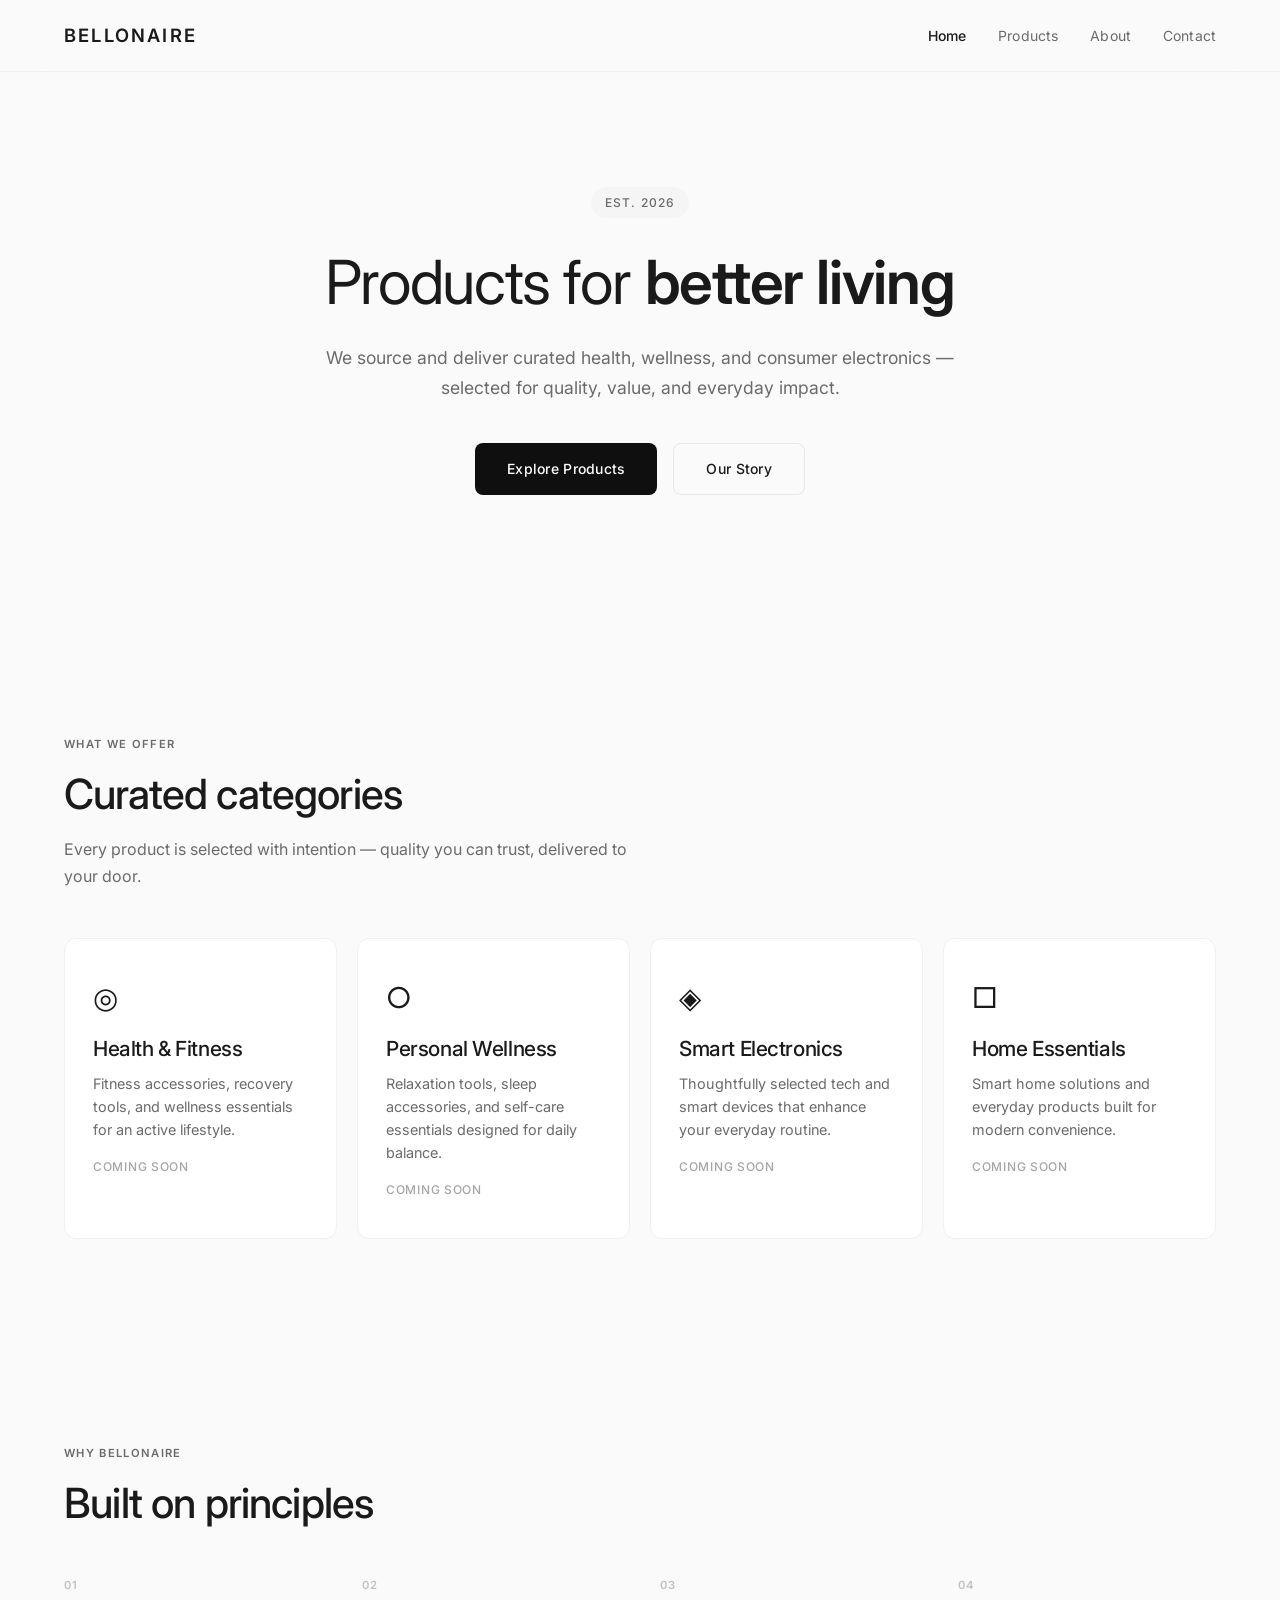
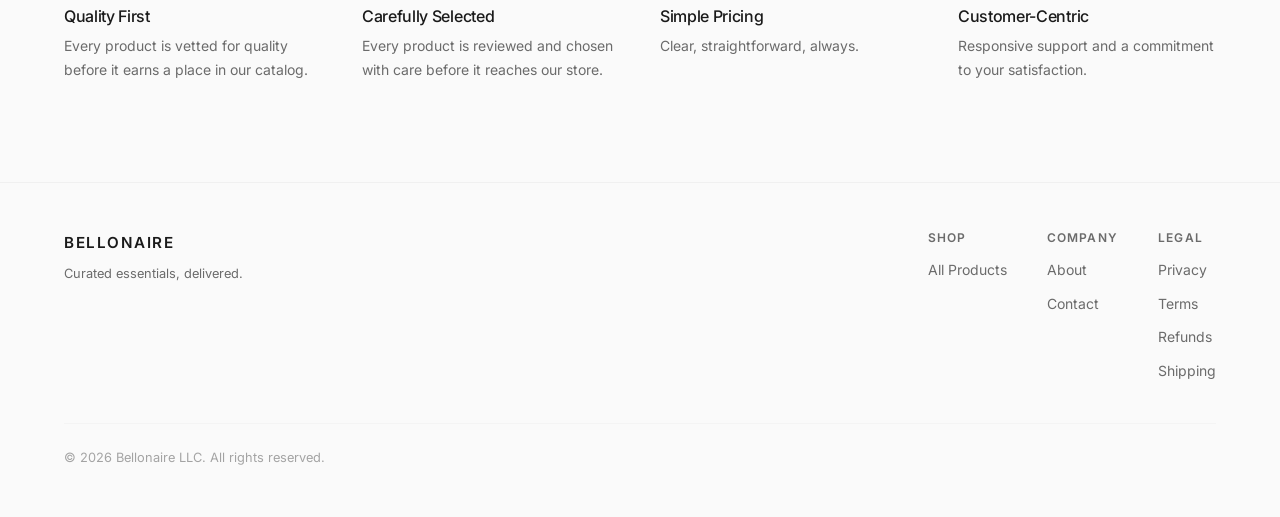
<file: Index.html>
<!DOCTYPE html>
<html lang="en">
<head>
  <meta charset="UTF-8">
  <meta name="viewport" content="width=device-width, initial-scale=1.0">
  <title>Bellonaire — Health, Wellness & Consumer Electronics</title>
  <meta name="description" content="Bellonaire LLC is a US-registered e-commerce company offering curated health, wellness, and consumer electronics products.">
  <meta property="og:title" content="Bellonaire LLC">
  <meta property="og:description" content="Curated health, wellness, and consumer electronics — launching soon.">
  <meta property="og:url" content="https://bellonaire.com">
  <meta property="og:type" content="website">
  <meta name="robots" content="index, follow">
  <link rel="canonical" href="https://bellonaire.com/">
  <link rel="icon" href="favicon.svg" type="image/svg+xml">
  <link rel="preconnect" href="https://fonts.googleapis.com">
  <link rel="preconnect" href="https://fonts.gstatic.com" crossorigin>
  <link href="https://fonts.googleapis.com/css2?family=Inter:wght@300;400;500;600&display=swap" rel="stylesheet">
  <link rel="stylesheet" href="css/styles.css">
</head>
<body>

  <nav class="nav">
    <div class="container">
      <a href="index.html" class="nav-logo">Bellonaire</a>
      <ul class="nav-links">
        <li><a href="index.html" class="active">Home</a></li>
        <li><a href="products.html">Products</a></li>
        <li><a href="about.html">About</a></li>
        <li><a href="contact.html">Contact</a></li>
      </ul>
      <button class="nav-toggle" aria-label="Toggle menu"><span></span><span></span><span></span></button>
    </div>
  </nav>

  <section class="hero">
    <div class="container">
      <div class="hero-content fade-in">
        <span class="hero-tag">Est. 2026</span>
        <h1>Products for <strong>better living</strong></h1>
        <p>We source and deliver curated health, wellness, and consumer electronics — selected for quality, value, and everyday impact.</p>
        <div class="hero-buttons">
          <a href="products.html" class="btn btn-primary">Explore Products</a>
          <a href="about.html" class="btn btn-outline">Our Story</a>
        </div>
      </div>
    </div>
  </section>

  <section>
    <div class="container">
      <div class="section-header fade-in">
        <span class="section-tag">What We Offer</span>
        <h2>Curated categories</h2>
        <p>Every product is selected with intention — quality you can trust, delivered to your door.</p>
      </div>
      <div class="categories-grid">
        <div class="category-card fade-in">
          <span class="category-icon">◎</span>
          <h3>Health &amp; Fitness</h3>
          <p>Fitness accessories, recovery tools, and wellness essentials for an active lifestyle.</p>
          <span class="category-tag">Coming Soon</span>
        </div>
        <div class="category-card fade-in">
          <span class="category-icon">○</span>
          <h3>Personal Wellness</h3>
          <p>Relaxation tools, sleep accessories, and self-care essentials designed for daily balance.</p>
          <span class="category-tag">Coming Soon</span>
        </div>
        <div class="category-card fade-in">
          <span class="category-icon">◈</span>
          <h3>Smart Electronics</h3>
          <p>Thoughtfully selected tech and smart devices that enhance your everyday routine.</p>
          <span class="category-tag">Coming Soon</span>
        </div>
        <div class="category-card fade-in">
          <span class="category-icon">□</span>
          <h3>Home Essentials</h3>
          <p>Smart home solutions and everyday products built for modern convenience.</p>
          <span class="category-tag">Coming Soon</span>
        </div>
      </div>
    </div>
  </section>

  <section>
    <div class="container">
      <div class="section-header fade-in">
        <span class="section-tag">Why Bellonaire</span>
        <h2>Built on principles</h2>
      </div>
      <div class="values-grid">
        <div class="value-item fade-in">
          <span class="value-number">01</span>
          <h4>Quality First</h4>
          <p>Every product is vetted for quality before it earns a place in our catalog.</p>
        </div>
        <div class="value-item fade-in">
          <span class="value-number">02</span>
          <h4>Carefully Selected</h4>
          <p>Every product is reviewed and chosen with care before it reaches our store.</p>
        </div>
        <div class="value-item fade-in">
          <span class="value-number">03</span>
          <h4>Simple Pricing</h4>
          <p>Clear, straightforward, always.</p>
        </div>
        <div class="value-item fade-in">
          <span class="value-number">04</span>
          <h4>Customer-Centric</h4>
          <p>Responsive support and a commitment to your satisfaction.</p>
        </div>
      </div>
    </div>
  </section>

  <footer class="footer">
    <div class="container">
      <div class="footer-content">
        <div>
          <div class="footer-brand">Bellonaire</div>
          <p class="footer-brand-sub">Curated essentials, delivered.</p>
        </div>
        <div class="footer-links">
          <div class="footer-col">
            <h4>Shop</h4>
            <ul>
              <li><a href="products.html">All Products</a></li>
            </ul>
          </div>
          <div class="footer-col">
            <h4>Company</h4>
            <ul>
              <li><a href="about.html">About</a></li>
              <li><a href="contact.html">Contact</a></li>
            </ul>
          </div>
          <div class="footer-col">
            <h4>Legal</h4>
            <ul>
              <li><a href="privacy.html">Privacy</a></li>
              <li><a href="terms.html">Terms</a></li>
              <li><a href="refunds.html">Refunds</a></li>
              <li><a href="shipping.html">Shipping</a></li>
            </ul>
          </div>
        </div>
      </div>
      <div class="footer-bottom">
        <span>&copy; 2026 Bellonaire LLC. All rights reserved.</span>
      </div>
    </div>
  </footer>

  <script>
    document.querySelector('.nav-toggle').addEventListener('click',()=>{document.querySelector('.nav-links').classList.toggle('open')});
    const observer=new IntersectionObserver(e=>{e.forEach(el=>{if(el.isIntersecting)el.target.classList.add('visible')})},{threshold:0.1});
    document.querySelectorAll('.fade-in').forEach(el=>observer.observe(el));
  </script>
</body>
</html>
</file>
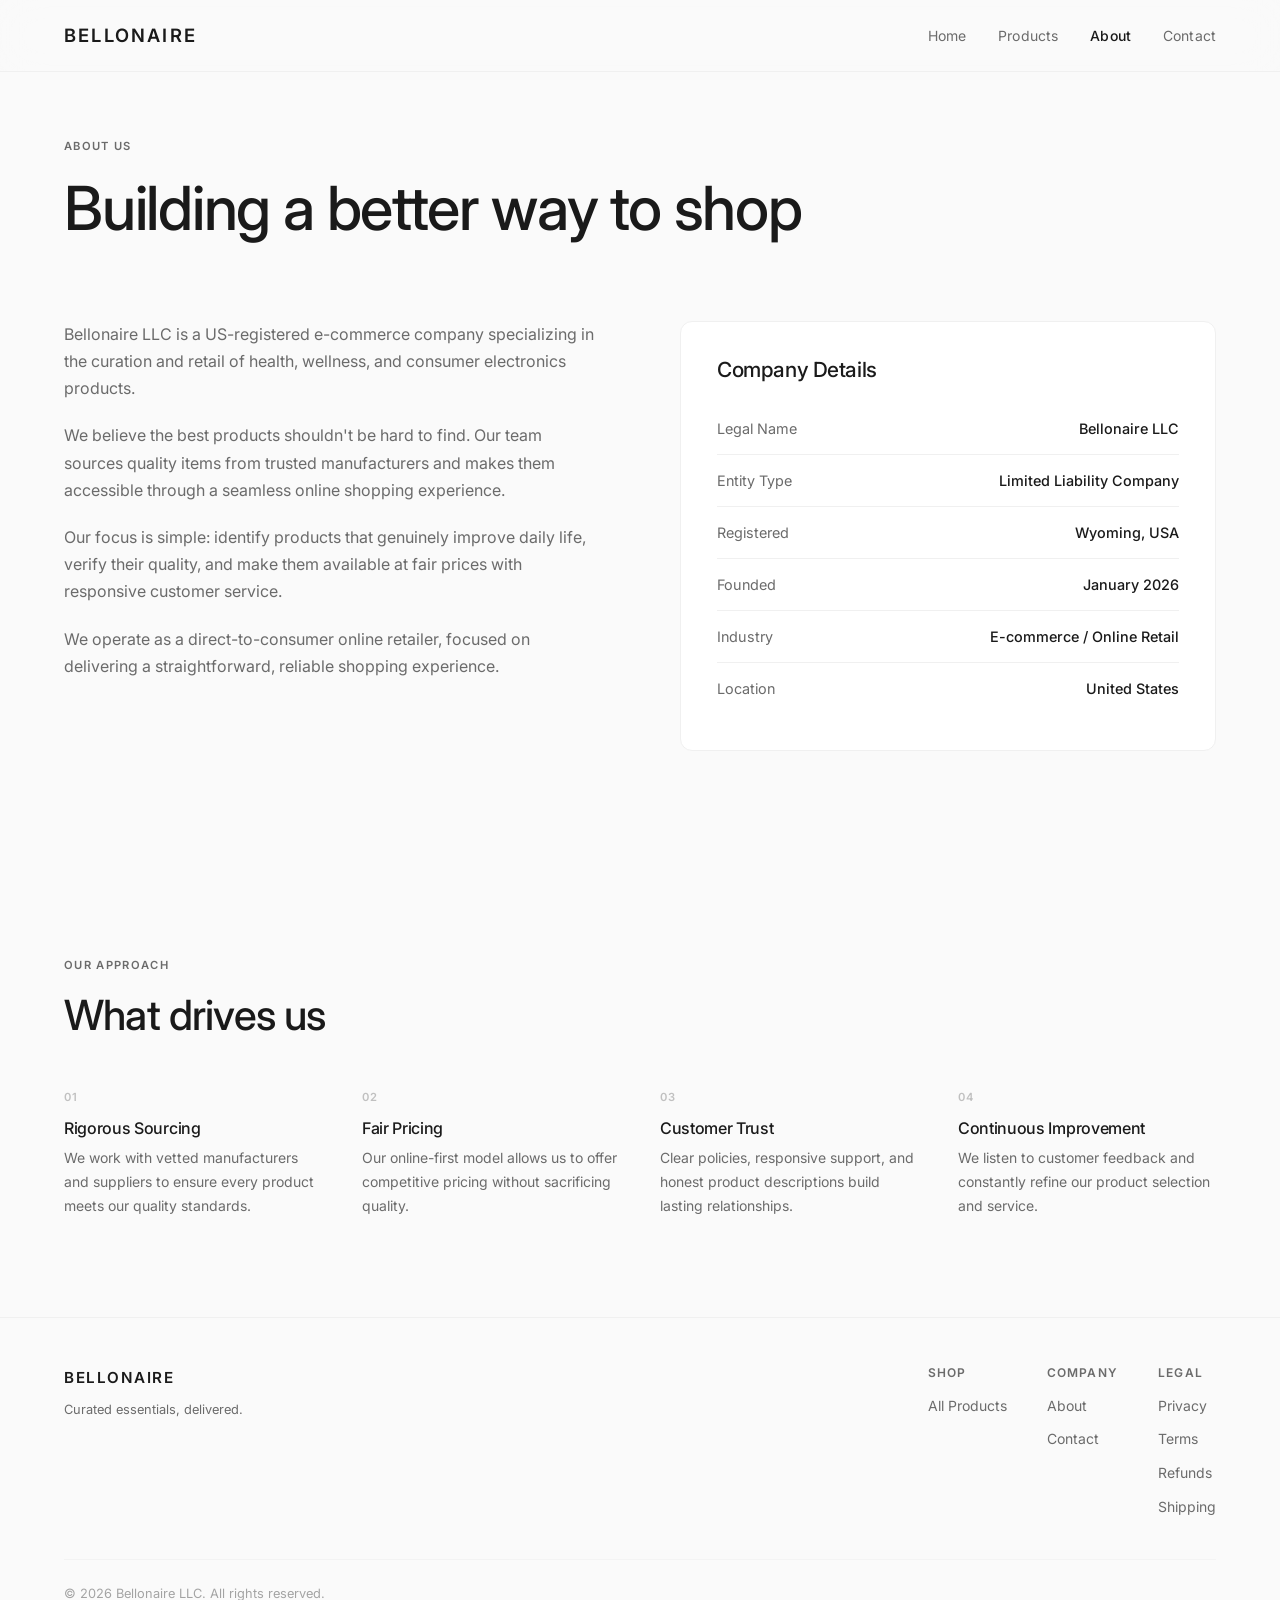
<file: about.html>
<!DOCTYPE html>
<html lang="en">
<head>
  <meta charset="UTF-8">
  <meta name="viewport" content="width=device-width, initial-scale=1.0">
  <title>About — Bellonaire</title>
  <meta name="description" content="Bellonaire LLC is a US-registered e-commerce company specializing in health, wellness, and consumer electronics.">
  <meta property="og:title" content="About Bellonaire LLC">
  <meta property="og:description" content="US-registered e-commerce company specializing in curated health, wellness, and electronics products.">
  <meta name="robots" content="index, follow">
  <link rel="canonical" href="https://bellonaire.com/about.html">
  <link rel="icon" href="favicon.svg" type="image/svg+xml">
  <link rel="preconnect" href="https://fonts.googleapis.com">
  <link rel="preconnect" href="https://fonts.gstatic.com" crossorigin>
  <link href="https://fonts.googleapis.com/css2?family=Inter:wght@300;400;500;600&display=swap" rel="stylesheet">
  <link rel="stylesheet" href="css/styles.css">
</head>
<body>

  <nav class="nav">
    <div class="container">
      <a href="index.html" class="nav-logo">Bellonaire</a>
      <ul class="nav-links">
        <li><a href="index.html">Home</a></li>
        <li><a href="products.html">Products</a></li>
        <li><a href="about.html" class="active">About</a></li>
        <li><a href="contact.html">Contact</a></li>
      </ul>
      <button class="nav-toggle" aria-label="Toggle menu"><span></span><span></span><span></span></button>
    </div>
  </nav>

  <section class="about-hero">
    <div class="container">
      <div class="section-header fade-in">
        <span class="section-tag">About Us</span>
        <h1>Building a better way to shop</h1>
      </div>
    </div>
  </section>

  <section style="padding-top:0">
    <div class="container">
      <div class="about-content">
        <div class="fade-in">
          <p>Bellonaire LLC is a US-registered e-commerce company specializing in the curation and retail of health, wellness, and consumer electronics products.</p>
          <p>We believe the best products shouldn't be hard to find. Our team sources quality items from trusted manufacturers and makes them accessible through a seamless online shopping experience.</p>
          <p>Our focus is simple: identify products that genuinely improve daily life, verify their quality, and make them available at fair prices with responsive customer service.</p>
          <p>We operate as a direct-to-consumer online retailer, focused on delivering a straightforward, reliable shopping experience.</p>
        </div>
        <div class="about-sidebar fade-in">
          <h3>Company Details</h3>
          <div class="detail-row">
            <span class="detail-label">Legal Name</span>
            <span class="detail-value">Bellonaire LLC</span>
          </div>
          <div class="detail-row">
            <span class="detail-label">Entity Type</span>
            <span class="detail-value">Limited Liability Company</span>
          </div>
          <div class="detail-row">
            <span class="detail-label">Registered</span>
            <span class="detail-value">Wyoming, USA</span>
          </div>
          <div class="detail-row">
            <span class="detail-label">Founded</span>
            <span class="detail-value">January 2026</span>
          </div>
          <div class="detail-row">
            <span class="detail-label">Industry</span>
            <span class="detail-value">E-commerce / Online Retail</span>
          </div>
          <div class="detail-row">
            <span class="detail-label">Location</span>
            <span class="detail-value">United States</span>
          </div>
        </div>
      </div>
    </div>
  </section>

  <section>
    <div class="container">
      <div class="section-header fade-in">
        <span class="section-tag">Our Approach</span>
        <h2>What drives us</h2>
      </div>
      <div class="values-grid">
        <div class="value-item fade-in">
          <span class="value-number">01</span>
          <h4>Rigorous Sourcing</h4>
          <p>We work with vetted manufacturers and suppliers to ensure every product meets our quality standards.</p>
        </div>
        <div class="value-item fade-in">
          <span class="value-number">02</span>
          <h4>Fair Pricing</h4>
          <p>Our online-first model allows us to offer competitive pricing without sacrificing quality.</p>
        </div>
        <div class="value-item fade-in">
          <span class="value-number">03</span>
          <h4>Customer Trust</h4>
          <p>Clear policies, responsive support, and honest product descriptions build lasting relationships.</p>
        </div>
        <div class="value-item fade-in">
          <span class="value-number">04</span>
          <h4>Continuous Improvement</h4>
          <p>We listen to customer feedback and constantly refine our product selection and service.</p>
        </div>
      </div>
    </div>
  </section>

  <footer class="footer">
    <div class="container">
      <div class="footer-content">
        <div>
          <div class="footer-brand">Bellonaire</div>
          <p class="footer-brand-sub">Curated essentials, delivered.</p>
        </div>
        <div class="footer-links">
          <div class="footer-col">
            <h4>Shop</h4>
            <ul><li><a href="products.html">All Products</a></li></ul>
          </div>
          <div class="footer-col">
            <h4>Company</h4>
            <ul>
              <li><a href="about.html">About</a></li>
              <li><a href="contact.html">Contact</a></li>
            </ul>
          </div>
          <div class="footer-col">
            <h4>Legal</h4>
            <ul>
              <li><a href="privacy.html">Privacy</a></li>
              <li><a href="terms.html">Terms</a></li>
              <li><a href="refunds.html">Refunds</a></li>
              <li><a href="shipping.html">Shipping</a></li>
            </ul>
          </div>
        </div>
      </div>
      <div class="footer-bottom"><span>&copy; 2026 Bellonaire LLC. All rights reserved.</span></div>
    </div>
  </footer>

  <script>
    document.querySelector('.nav-toggle').addEventListener('click',()=>{document.querySelector('.nav-links').classList.toggle('open')});
    const observer=new IntersectionObserver(e=>{e.forEach(el=>{if(el.isIntersecting)el.target.classList.add('visible')})},{threshold:0.1});
    document.querySelectorAll('.fade-in').forEach(el=>observer.observe(el));
  </script>
</body>
          </html>
</file>
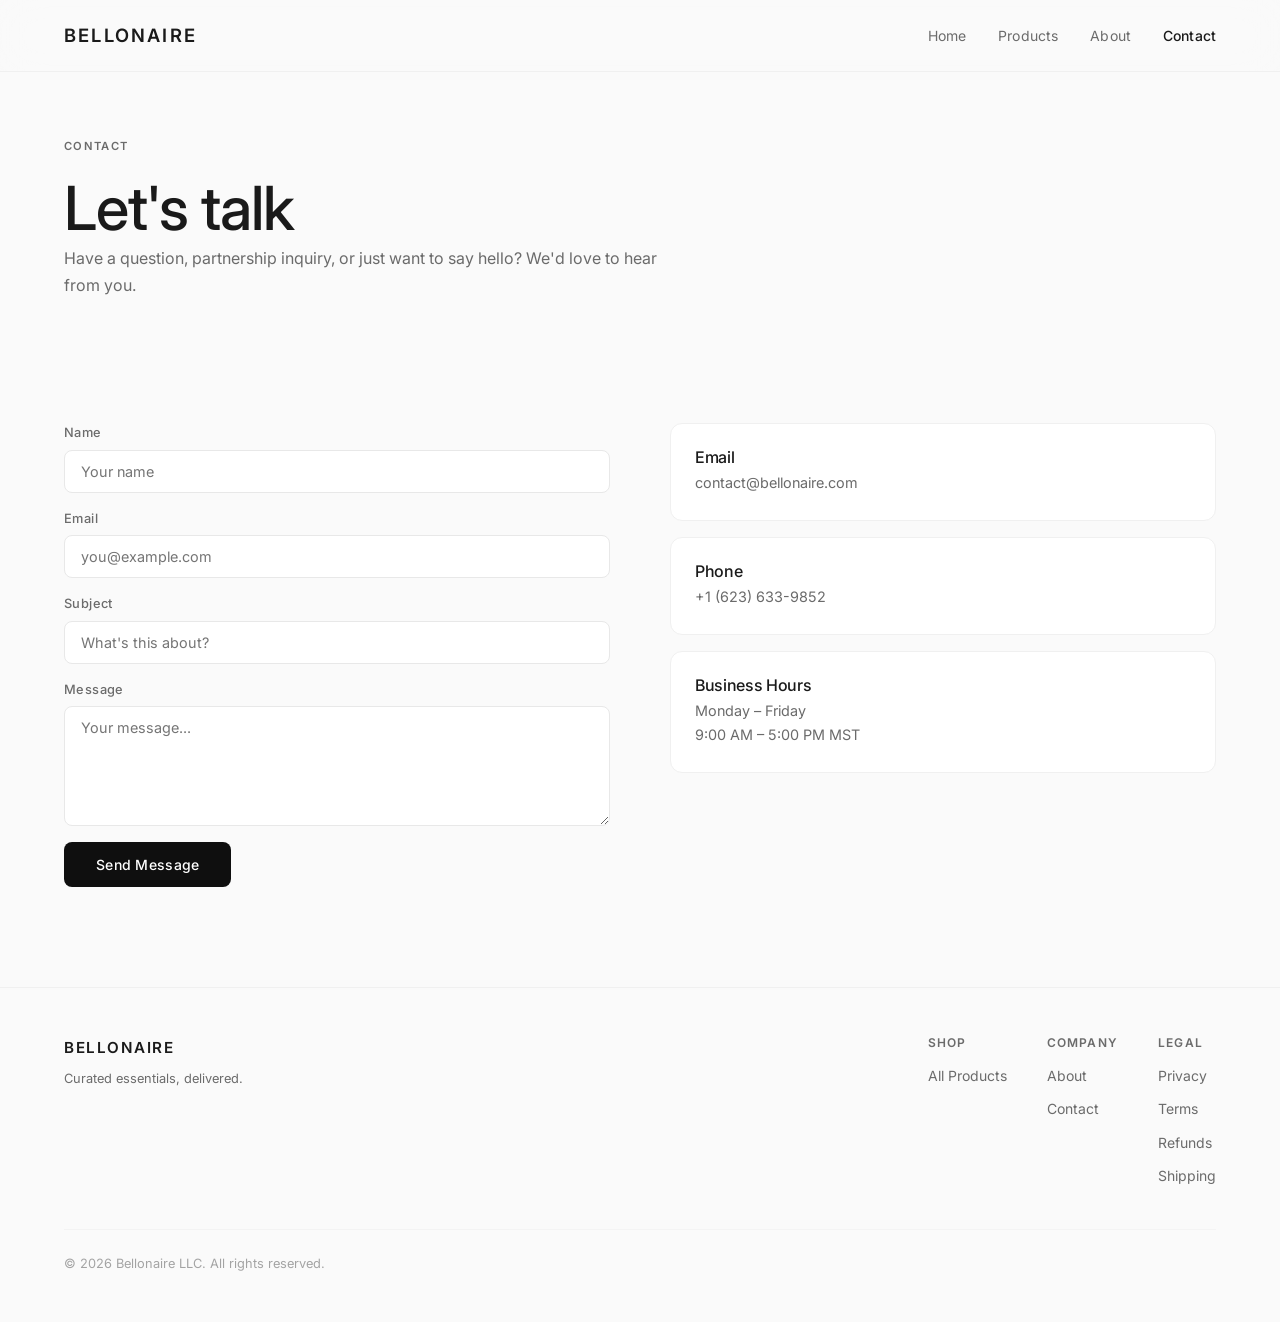
<file: contact.html>
<!DOCTYPE html>
<html lang="en">
<head>
  <meta charset="UTF-8">
  <meta name="viewport" content="width=device-width, initial-scale=1.0">
  <title>Contact — Bellonaire</title>
  <meta name="description" content="Get in touch with Bellonaire LLC. We're here to help.">
  <meta name="robots" content="index, follow">
  <link rel="canonical" href="https://bellonaire.com/contact.html">
  <link rel="icon" href="favicon.svg" type="image/svg+xml">
  <link rel="preconnect" href="https://fonts.googleapis.com">
  <link rel="preconnect" href="https://fonts.gstatic.com" crossorigin>
  <link href="https://fonts.googleapis.com/css2?family=Inter:wght@300;400;500;600&display=swap" rel="stylesheet">
  <link rel="stylesheet" href="css/styles.css">
</head>
<body>

  <nav class="nav">
    <div class="container">
      <a href="index.html" class="nav-logo">Bellonaire</a>
      <ul class="nav-links">
        <li><a href="index.html">Home</a></li>
        <li><a href="products.html">Products</a></li>
        <li><a href="about.html">About</a></li>
        <li><a href="contact.html" class="active">Contact</a></li>
      </ul>
      <button class="nav-toggle" aria-label="Toggle menu"><span></span><span></span><span></span></button>
    </div>
  </nav>

  <section class="about-hero">
    <div class="container">
      <div class="section-header fade-in">
        <span class="section-tag">Contact</span>
        <h1>Let's talk</h1>
        <p>Have a question, partnership inquiry, or just want to say hello? We'd love to hear from you.</p>
      </div>
    </div>
  </section>

  <section style="padding-top:0">
    <div class="container">
      <div class="contact-grid">
        <form class="contact-form fade-in" action="https://formspree.io/f/xgolgwog" method="POST">
          <div class="form-group">
            <label for="name">Name</label>
            <input type="text" id="name" name="name" placeholder="Your name" required>
          </div>
          <div class="form-group">
            <label for="email">Email</label>
            <input type="email" id="email" name="email" placeholder="you@example.com" required>
          </div>
          <div class="form-group">
            <label for="subject">Subject</label>
            <input type="text" id="subject" name="subject" placeholder="What's this about?">
          </div>
          <div class="form-group">
            <label for="message">Message</label>
            <textarea id="message" name="message" placeholder="Your message..." required></textarea>
          </div>
          <button type="submit" class="btn btn-primary" style="align-self:flex-start">Send Message</button>
        </form>
        <div class="contact-info-cards fade-in">
          <div class="contact-info-card">
            <h4>Email</h4>
            <p>contact@bellonaire.com</p>
          </div>
          <div class="contact-info-card">
            <h4>Phone</h4>
            <p>+1 (623) 633-9852</p>
          </div>
          <div class="contact-info-card">
            <h4>Business Hours</h4>
            <p>Monday – Friday<br>9:00 AM – 5:00 PM MST</p>
          </div>
        </div>
      </div>
    </div>
  </section>

  <footer class="footer">
    <div class="container">
      <div class="footer-content">
        <div>
          <div class="footer-brand">Bellonaire</div>
          <p class="footer-brand-sub">Curated essentials, delivered.</p>
        </div>
        <div class="footer-links">
          <div class="footer-col">
            <h4>Shop</h4>
            <ul><li><a href="products.html">All Products</a></li></ul>
          </div>
          <div class="footer-col">
            <h4>Company</h4>
            <ul>
              <li><a href="about.html">About</a></li>
              <li><a href="contact.html">Contact</a></li>
            </ul>
          </div>
          <div class="footer-col">
            <h4>Legal</h4>
            <ul>
              <li><a href="privacy.html">Privacy</a></li>
              <li><a href="terms.html">Terms</a></li>
              <li><a href="refunds.html">Refunds</a></li>
              <li><a href="shipping.html">Shipping</a></li>
            </ul>
          </div>
        </div>
      </div>
      <div class="footer-bottom"><span>&copy; 2026 Bellonaire LLC. All rights reserved.</span></div>
    </div>
  </footer>

  <script>
    document.querySelector('.nav-toggle').addEventListener('click',()=>{document.querySelector('.nav-links').classList.toggle('open')});
    const observer=new IntersectionObserver(e=>{e.forEach(el=>{if(el.isIntersecting)el.target.classList.add('visible')})},{threshold:0.1});
    document.querySelectorAll('.fade-in').forEach(el=>observer.observe(el));
  </script>
</body>
</html>
</file>
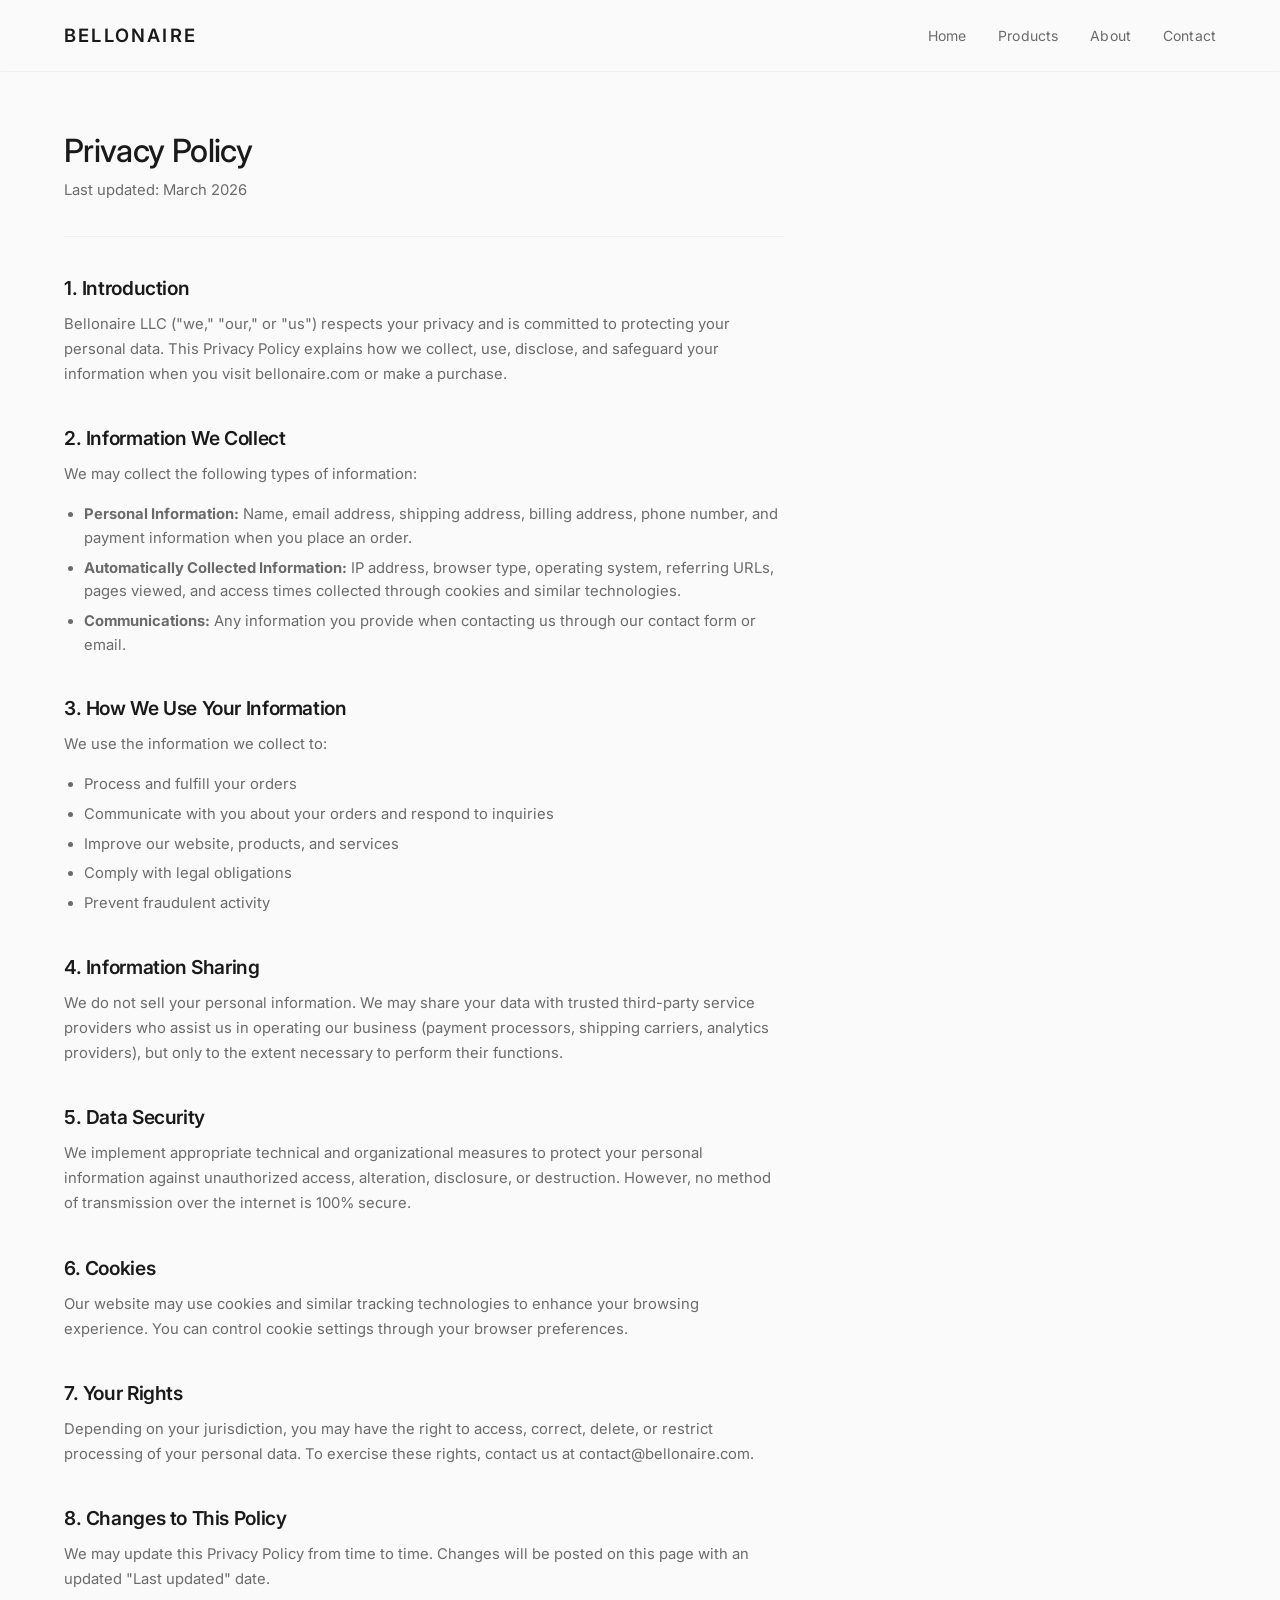
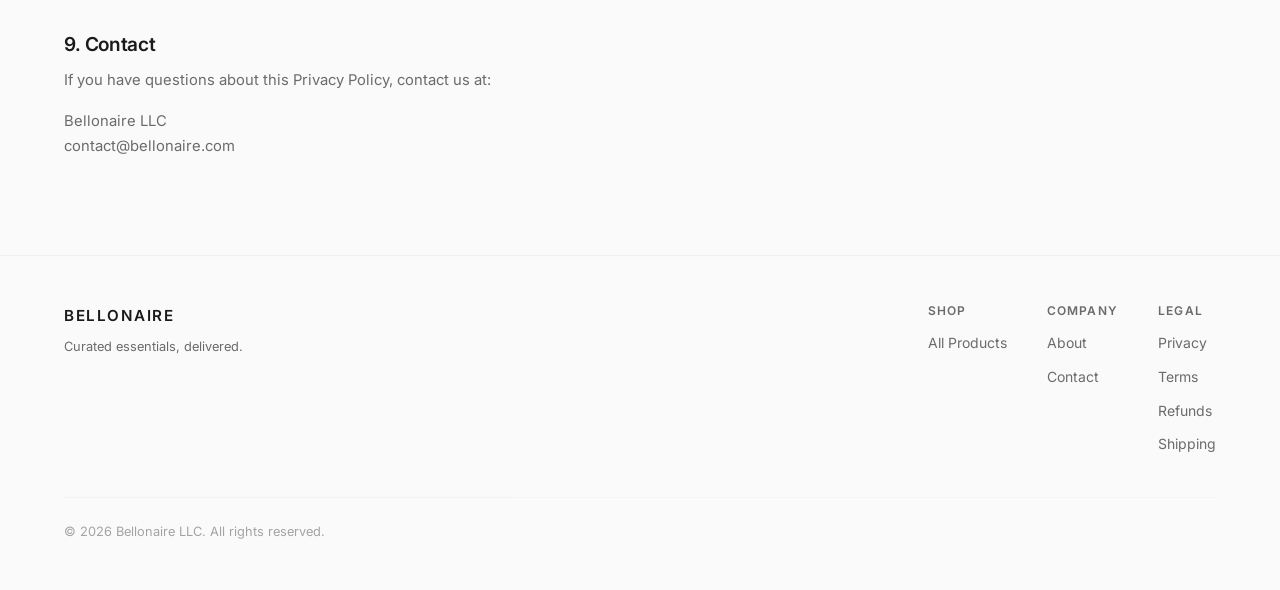
<file: privacy.html>
<!DOCTYPE html>
<html lang="en">
<head>
  <meta charset="UTF-8">
  <meta name="viewport" content="width=device-width, initial-scale=1.0">
  <title>Privacy Policy — Bellonaire</title>
  <meta name="robots" content="index, follow">
  <link rel="canonical" href="https://bellonaire.com/privacy.html">
  <link rel="icon" href="favicon.svg" type="image/svg+xml">
  <link rel="preconnect" href="https://fonts.googleapis.com">
  <link rel="preconnect" href="https://fonts.gstatic.com" crossorigin>
  <link href="https://fonts.googleapis.com/css2?family=Inter:wght@300;400;500;600&display=swap" rel="stylesheet">
  <link rel="stylesheet" href="css/styles.css">
</head>
<body>

  <nav class="nav">
    <div class="container">
      <a href="index.html" class="nav-logo">Bellonaire</a>
      <ul class="nav-links">
        <li><a href="index.html">Home</a></li>
        <li><a href="products.html">Products</a></li>
        <li><a href="about.html">About</a></li>
        <li><a href="contact.html">Contact</a></li>
      </ul>
      <button class="nav-toggle" aria-label="Toggle menu"><span></span><span></span><span></span></button>
    </div>
  </nav>

  <section class="legal-page">
    <div class="container">
      <div class="legal-content fade-in">
        <h1>Privacy Policy</h1>
        <p class="legal-meta">Last updated: March 2026</p>

        <h2>1. Introduction</h2>
        <p>Bellonaire LLC ("we," "our," or "us") respects your privacy and is committed to protecting your personal data. This Privacy Policy explains how we collect, use, disclose, and safeguard your information when you visit bellonaire.com or make a purchase.</p>

        <h2>2. Information We Collect</h2>
        <p>We may collect the following types of information:</p>
        <ul>
          <li><strong>Personal Information:</strong> Name, email address, shipping address, billing address, phone number, and payment information when you place an order.</li>
          <li><strong>Automatically Collected Information:</strong> IP address, browser type, operating system, referring URLs, pages viewed, and access times collected through cookies and similar technologies.</li>
          <li><strong>Communications:</strong> Any information you provide when contacting us through our contact form or email.</li>
        </ul>

        <h2>3. How We Use Your Information</h2>
        <p>We use the information we collect to:</p>
        <ul>
          <li>Process and fulfill your orders</li>
          <li>Communicate with you about your orders and respond to inquiries</li>
          <li>Improve our website, products, and services</li>
          <li>Comply with legal obligations</li>
          <li>Prevent fraudulent activity</li>
        </ul>

        <h2>4. Information Sharing</h2>
        <p>We do not sell your personal information. We may share your data with trusted third-party service providers who assist us in operating our business (payment processors, shipping carriers, analytics providers), but only to the extent necessary to perform their functions.</p>

        <h2>5. Data Security</h2>
        <p>We implement appropriate technical and organizational measures to protect your personal information against unauthorized access, alteration, disclosure, or destruction. However, no method of transmission over the internet is 100% secure.</p>

        <h2>6. Cookies</h2>
        <p>Our website may use cookies and similar tracking technologies to enhance your browsing experience. You can control cookie settings through your browser preferences.</p>

        <h2>7. Your Rights</h2>
        <p>Depending on your jurisdiction, you may have the right to access, correct, delete, or restrict processing of your personal data. To exercise these rights, contact us at contact@bellonaire.com.</p>

        <h2>8. Changes to This Policy</h2>
        <p>We may update this Privacy Policy from time to time. Changes will be posted on this page with an updated "Last updated" date.</p>

        <h2>9. Contact</h2>
        <p>If you have questions about this Privacy Policy, contact us at:</p>
        <p>Bellonaire LLC<br>contact@bellonaire.com</p>
      </div>
    </div>
  </section>

  <footer class="footer">
    <div class="container">
      <div class="footer-content">
        <div>
          <div class="footer-brand">Bellonaire</div>
          <p class="footer-brand-sub">Curated essentials, delivered.</p>
        </div>
        <div class="footer-links">
          <div class="footer-col"><h4>Shop</h4><ul><li><a href="products.html">All Products</a></li></ul></div>
          <div class="footer-col"><h4>Company</h4><ul><li><a href="about.html">About</a></li><li><a href="contact.html">Contact</a></li></ul></div>
          <div class="footer-col"><h4>Legal</h4><ul><li><a href="privacy.html">Privacy</a></li><li><a href="terms.html">Terms</a></li><li><a href="refunds.html">Refunds</a></li><li><a href="shipping.html">Shipping</a></li></ul></div>
        </div>
      </div>
      <div class="footer-bottom"><span>&copy; 2026 Bellonaire LLC. All rights reserved.</span></div>
    </div>
  </footer>

  <script>
    document.querySelector('.nav-toggle').addEventListener('click',()=>{document.querySelector('.nav-links').classList.toggle('open')});
    const observer=new IntersectionObserver(e=>{e.forEach(el=>{if(el.isIntersecting)el.target.classList.add('visible')})},{threshold:0.1});
    document.querySelectorAll('.fade-in').forEach(el=>observer.observe(el));
  </script>
</body>
</html>
</file>
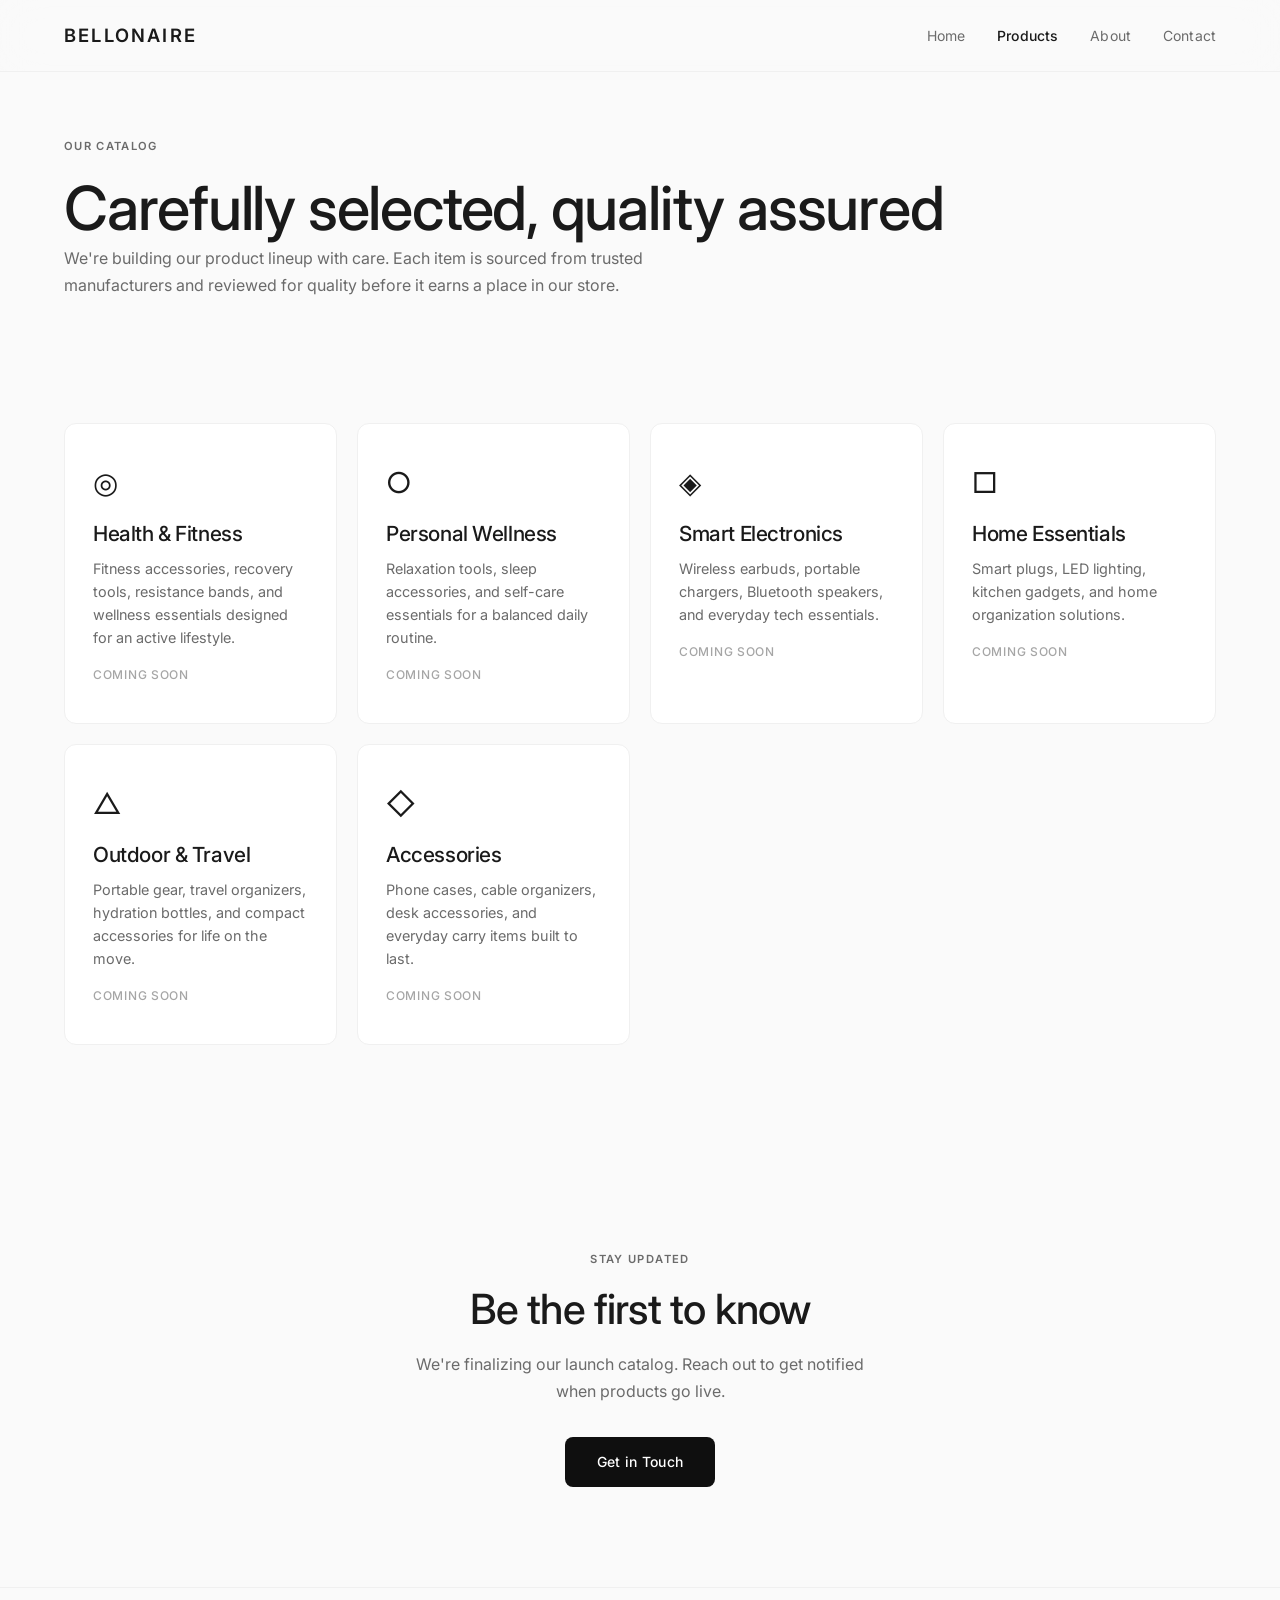
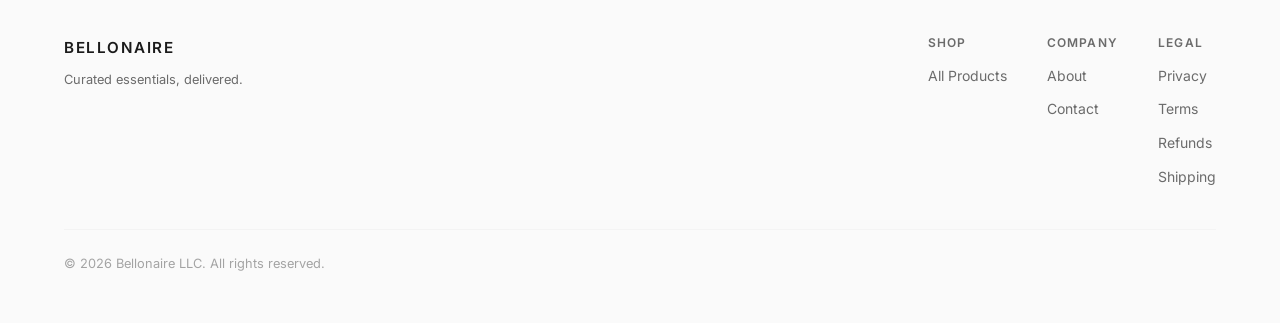
<file: products.html>
<!DOCTYPE html>
<html lang="en">
<head>
  <meta charset="UTF-8">
  <meta name="viewport" content="width=device-width, initial-scale=1.0">
  <title>Products — Bellonaire</title>
  <meta name="description" content="Explore Bellonaire's curated categories of health, wellness, and consumer electronics products.">
  <meta name="robots" content="index, follow">
  <link rel="canonical" href="https://bellonaire.com/products.html">
  <link rel="icon" href="favicon.svg" type="image/svg+xml">
  <link rel="preconnect" href="https://fonts.googleapis.com">
  <link rel="preconnect" href="https://fonts.gstatic.com" crossorigin>
  <link href="https://fonts.googleapis.com/css2?family=Inter:wght@300;400;500;600&display=swap" rel="stylesheet">
  <link rel="stylesheet" href="css/styles.css">
</head>
<body>

  <nav class="nav">
    <div class="container">
      <a href="index.html" class="nav-logo">Bellonaire</a>
      <ul class="nav-links">
        <li><a href="index.html">Home</a></li>
        <li><a href="products.html" class="active">Products</a></li>
        <li><a href="about.html">About</a></li>
        <li><a href="contact.html">Contact</a></li>
      </ul>
      <button class="nav-toggle" aria-label="Toggle menu"><span></span><span></span><span></span></button>
    </div>
  </nav>

  <section class="about-hero">
    <div class="container">
      <div class="section-header fade-in">
        <span class="section-tag">Our Catalog</span>
        <h1>Carefully selected, quality assured</h1>
        <p>We're building our product lineup with care. Each item is sourced from trusted manufacturers and reviewed for quality before it earns a place in our store.</p>
      </div>
    </div>
  </section>

  <section style="padding-top:0">
    <div class="container">
      <div class="categories-grid">
        <div class="category-card fade-in">
          <span class="category-icon">◎</span>
          <h3>Health &amp; Fitness</h3>
          <p>Fitness accessories, recovery tools, resistance bands, and wellness essentials designed for an active lifestyle.</p>
          <span class="category-tag">Coming Soon</span>
        </div>
        <div class="category-card fade-in">
          <span class="category-icon">○</span>
          <h3>Personal Wellness</h3>
          <p>Relaxation tools, sleep accessories, and self-care essentials for a balanced daily routine.</p>
          <span class="category-tag">Coming Soon</span>
        </div>
        <div class="category-card fade-in">
          <span class="category-icon">◈</span>
          <h3>Smart Electronics</h3>
          <p>Wireless earbuds, portable chargers, Bluetooth speakers, and everyday tech essentials.</p>
          <span class="category-tag">Coming Soon</span>
        </div>
        <div class="category-card fade-in">
          <span class="category-icon">□</span>
          <h3>Home Essentials</h3>
          <p>Smart plugs, LED lighting, kitchen gadgets, and home organization solutions.</p>
          <span class="category-tag">Coming Soon</span>
        </div>
        <div class="category-card fade-in">
          <span class="category-icon">△</span>
          <h3>Outdoor &amp; Travel</h3>
          <p>Portable gear, travel organizers, hydration bottles, and compact accessories for life on the move.</p>
          <span class="category-tag">Coming Soon</span>
        </div>
        <div class="category-card fade-in">
          <span class="category-icon">◇</span>
          <h3>Accessories</h3>
          <p>Phone cases, cable organizers, desk accessories, and everyday carry items built to last.</p>
          <span class="category-tag">Coming Soon</span>
        </div>
      </div>
    </div>
  </section>

  <section>
    <div class="container">
      <div class="section-header fade-in" style="text-align:center;max-width:480px;margin:0 auto">
        <span class="section-tag">Stay Updated</span>
        <h2>Be the first to know</h2>
        <p style="margin:16px auto 32px">We're finalizing our launch catalog. Reach out to get notified when products go live.</p>
        <a href="contact.html" class="btn btn-primary">Get in Touch</a>
      </div>
    </div>
  </section>

  <footer class="footer">
    <div class="container">
      <div class="footer-content">
        <div>
          <div class="footer-brand">Bellonaire</div>
          <p class="footer-brand-sub">Curated essentials, delivered.</p>
        </div>
        <div class="footer-links">
          <div class="footer-col">
            <h4>Shop</h4>
            <ul><li><a href="products.html">All Products</a></li></ul>
          </div>
          <div class="footer-col">
            <h4>Company</h4>
            <ul>
              <li><a href="about.html">About</a></li>
              <li><a href="contact.html">Contact</a></li>
            </ul>
          </div>
          <div class="footer-col">
            <h4>Legal</h4>
            <ul>
              <li><a href="privacy.html">Privacy</a></li>
              <li><a href="terms.html">Terms</a></li>
              <li><a href="refunds.html">Refunds</a></li>
              <li><a href="shipping.html">Shipping</a></li>
            </ul>
          </div>
        </div>
      </div>
      <div class="footer-bottom"><span>&copy; 2026 Bellonaire LLC. All rights reserved.</span></div>
    </div>
  </footer>

  <script>
    document.querySelector('.nav-toggle').addEventListener('click',()=>{document.querySelector('.nav-links').classList.toggle('open')});
    const observer=new IntersectionObserver(e=>{e.forEach(el=>{if(el.isIntersecting)el.target.classList.add('visible')})},{threshold:0.1});
    document.querySelectorAll('.fade-in').forEach(el=>observer.observe(el));
  </script>
</body>
</html>
</file>
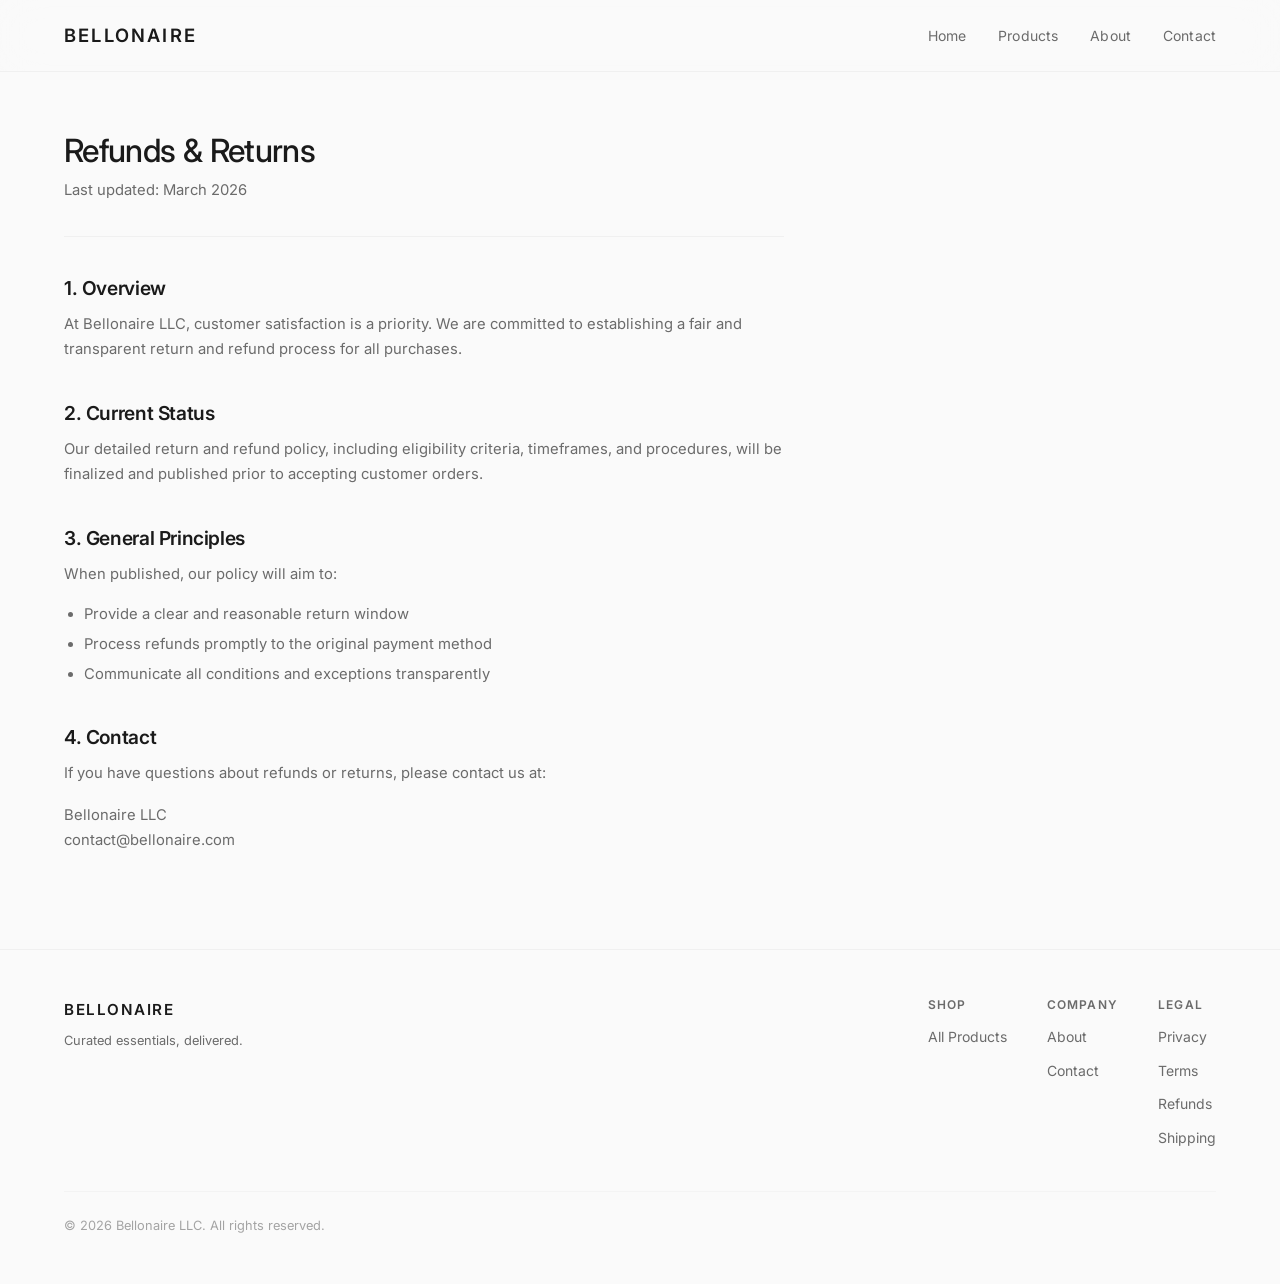
<file: refunds.html>
<!DOCTYPE html>
<html lang="en">
<head>
  <meta charset="UTF-8">
  <meta name="viewport" content="width=device-width, initial-scale=1.0">
  <title>Refunds & Returns — Bellonaire</title>
  <meta name="robots" content="index, follow">
  <link rel="canonical" href="https://bellonaire.com/refunds.html">
  <link rel="icon" href="favicon.svg" type="image/svg+xml">
  <link rel="preconnect" href="https://fonts.googleapis.com">
  <link rel="preconnect" href="https://fonts.gstatic.com" crossorigin>
  <link href="https://fonts.googleapis.com/css2?family=Inter:wght@300;400;500;600&display=swap" rel="stylesheet">
  <link rel="stylesheet" href="css/styles.css">
</head>
<body>

  <nav class="nav">
    <div class="container">
      <a href="index.html" class="nav-logo">Bellonaire</a>
      <ul class="nav-links">
        <li><a href="index.html">Home</a></li>
        <li><a href="products.html">Products</a></li>
        <li><a href="about.html">About</a></li>
        <li><a href="contact.html">Contact</a></li>
      </ul>
      <button class="nav-toggle" aria-label="Toggle menu"><span></span><span></span><span></span></button>
    </div>
  </nav>

  <section class="legal-page">
    <div class="container">
      <div class="legal-content fade-in">
        <h1>Refunds &amp; Returns</h1>
        <p class="legal-meta">Last updated: March 2026</p>

        <h2>1. Overview</h2>
        <p>At Bellonaire LLC, customer satisfaction is a priority. We are committed to establishing a fair and transparent return and refund process for all purchases.</p>

        <h2>2. Current Status</h2>
        <p>Our detailed return and refund policy, including eligibility criteria, timeframes, and procedures, will be finalized and published prior to accepting customer orders.</p>

        <h2>3. General Principles</h2>
        <p>When published, our policy will aim to:</p>
        <ul>
          <li>Provide a clear and reasonable return window</li>
          <li>Process refunds promptly to the original payment method</li>
          <li>Communicate all conditions and exceptions transparently</li>
        </ul>

        <h2>4. Contact</h2>
        <p>If you have questions about refunds or returns, please contact us at:</p>
        <p>Bellonaire LLC<br>contact@bellonaire.com</p>
      </div>
    </div>
  </section>

  <footer class="footer">
    <div class="container">
      <div class="footer-content">
        <div>
          <div class="footer-brand">Bellonaire</div>
          <p class="footer-brand-sub">Curated essentials, delivered.</p>
        </div>
        <div class="footer-links">
          <div class="footer-col"><h4>Shop</h4><ul><li><a href="products.html">All Products</a></li></ul></div>
          <div class="footer-col"><h4>Company</h4><ul><li><a href="about.html">About</a></li><li><a href="contact.html">Contact</a></li></ul></div>
          <div class="footer-col"><h4>Legal</h4><ul><li><a href="privacy.html">Privacy</a></li><li><a href="terms.html">Terms</a></li><li><a href="refunds.html">Refunds</a></li><li><a href="shipping.html">Shipping</a></li></ul></div>
        </div>
      </div>
      <div class="footer-bottom"><span>&copy; 2026 Bellonaire LLC. All rights reserved.</span></div>
    </div>
  </footer>

  <script>
    document.querySelector('.nav-toggle').addEventListener('click',()=>{document.querySelector('.nav-links').classList.toggle('open')});
    const observer=new IntersectionObserver(e=>{e.forEach(el=>{if(el.isIntersecting)el.target.classList.add('visible')})},{threshold:0.1});
    document.querySelectorAll('.fade-in').forEach(el=>observer.observe(el));
  </script>
</body>
</html>
</file>
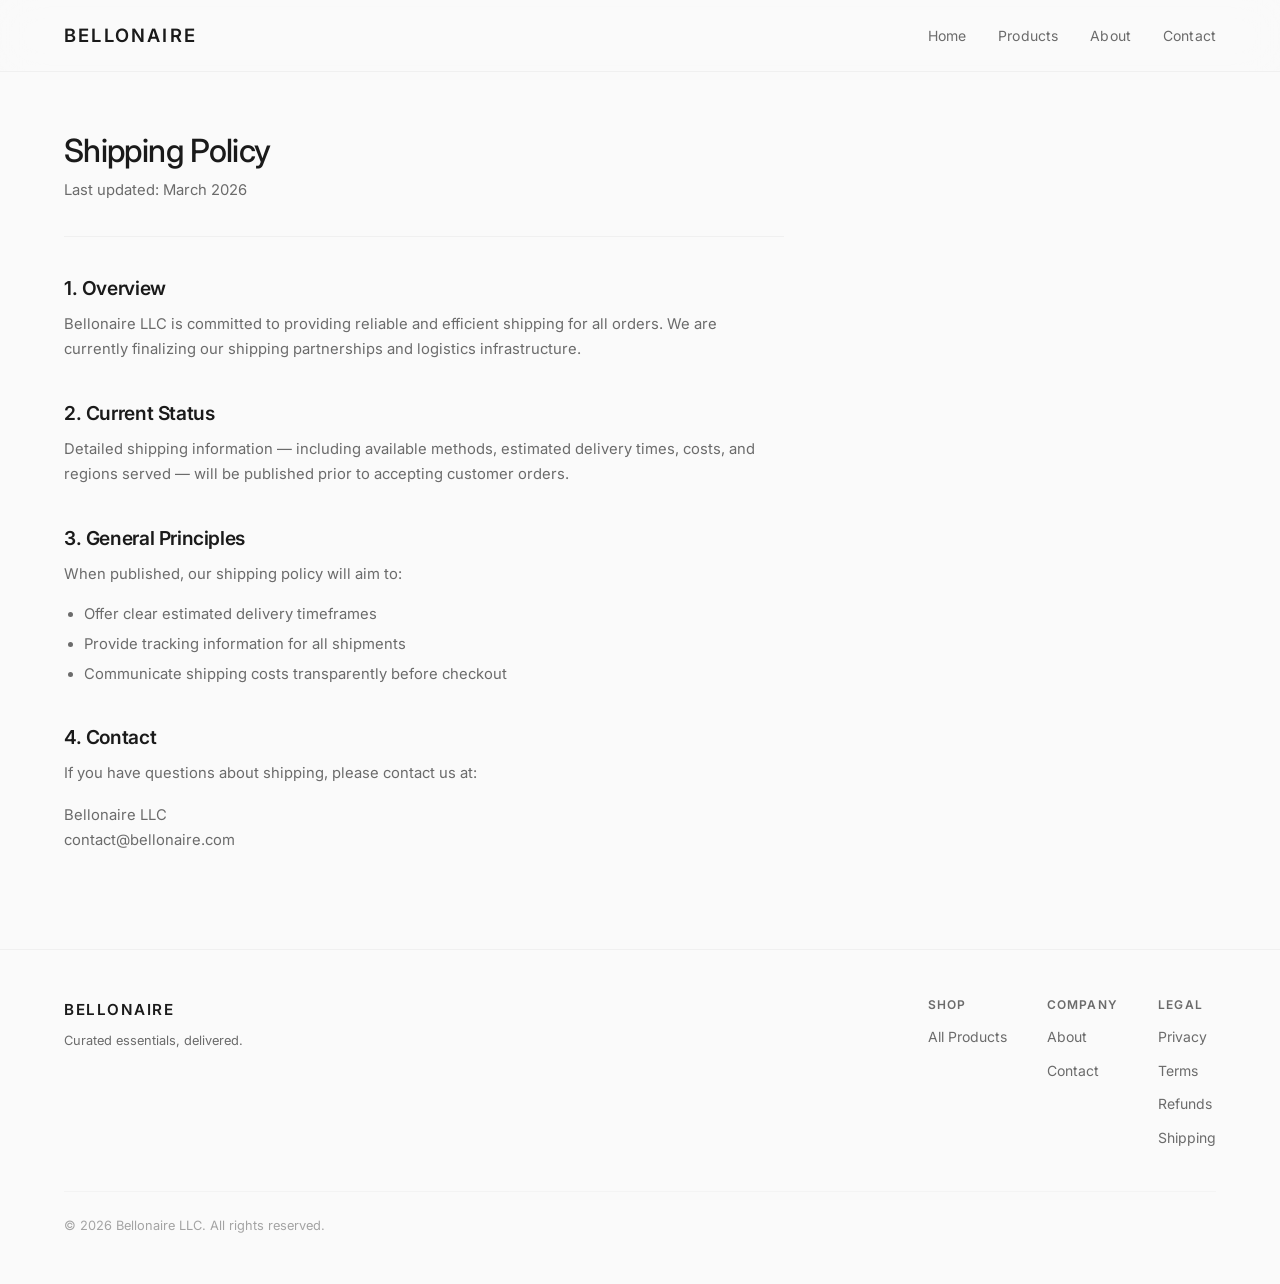
<file: shipping.html>
<!DOCTYPE html>
<html lang="en">
<head>
  <meta charset="UTF-8">
  <meta name="viewport" content="width=device-width, initial-scale=1.0">
  <title>Shipping Policy — Bellonaire</title>
  <meta name="robots" content="index, follow">
  <link rel="canonical" href="https://bellonaire.com/shipping.html">
  <link rel="icon" href="favicon.svg" type="image/svg+xml">
  <link rel="preconnect" href="https://fonts.googleapis.com">
  <link rel="preconnect" href="https://fonts.gstatic.com" crossorigin>
  <link href="https://fonts.googleapis.com/css2?family=Inter:wght@300;400;500;600&display=swap" rel="stylesheet">
  <link rel="stylesheet" href="css/styles.css">
</head>
<body>

  <nav class="nav">
    <div class="container">
      <a href="index.html" class="nav-logo">Bellonaire</a>
      <ul class="nav-links">
        <li><a href="index.html">Home</a></li>
        <li><a href="products.html">Products</a></li>
        <li><a href="about.html">About</a></li>
        <li><a href="contact.html">Contact</a></li>
      </ul>
      <button class="nav-toggle" aria-label="Toggle menu"><span></span><span></span><span></span></button>
    </div>
  </nav>

  <section class="legal-page">
    <div class="container">
      <div class="legal-content fade-in">
        <h1>Shipping Policy</h1>
        <p class="legal-meta">Last updated: March 2026</p>

        <h2>1. Overview</h2>
        <p>Bellonaire LLC is committed to providing reliable and efficient shipping for all orders. We are currently finalizing our shipping partnerships and logistics infrastructure.</p>

        <h2>2. Current Status</h2>
        <p>Detailed shipping information — including available methods, estimated delivery times, costs, and regions served — will be published prior to accepting customer orders.</p>

        <h2>3. General Principles</h2>
        <p>When published, our shipping policy will aim to:</p>
        <ul>
          <li>Offer clear estimated delivery timeframes</li>
          <li>Provide tracking information for all shipments</li>
          <li>Communicate shipping costs transparently before checkout</li>
        </ul>

        <h2>4. Contact</h2>
        <p>If you have questions about shipping, please contact us at:</p>
        <p>Bellonaire LLC<br>contact@bellonaire.com</p>
      </div>
    </div>
  </section>

  <footer class="footer">
    <div class="container">
      <div class="footer-content">
        <div>
          <div class="footer-brand">Bellonaire</div>
          <p class="footer-brand-sub">Curated essentials, delivered.</p>
        </div>
        <div class="footer-links">
          <div class="footer-col"><h4>Shop</h4><ul><li><a href="products.html">All Products</a></li></ul></div>
          <div class="footer-col"><h4>Company</h4><ul><li><a href="about.html">About</a></li><li><a href="contact.html">Contact</a></li></ul></div>
          <div class="footer-col"><h4>Legal</h4><ul><li><a href="privacy.html">Privacy</a></li><li><a href="terms.html">Terms</a></li><li><a href="refunds.html">Refunds</a></li><li><a href="shipping.html">Shipping</a></li></ul></div>
        </div>
      </div>
      <div class="footer-bottom"><span>&copy; 2026 Bellonaire LLC. All rights reserved.</span></div>
    </div>
  </footer>

  <script>
    document.querySelector('.nav-toggle').addEventListener('click',()=>{document.querySelector('.nav-links').classList.toggle('open')});
    const observer=new IntersectionObserver(e=>{e.forEach(el=>{if(el.isIntersecting)el.target.classList.add('visible')})},{threshold:0.1});
    document.querySelectorAll('.fade-in').forEach(el=>observer.observe(el));
  </script>
</body>
</html>
</file>
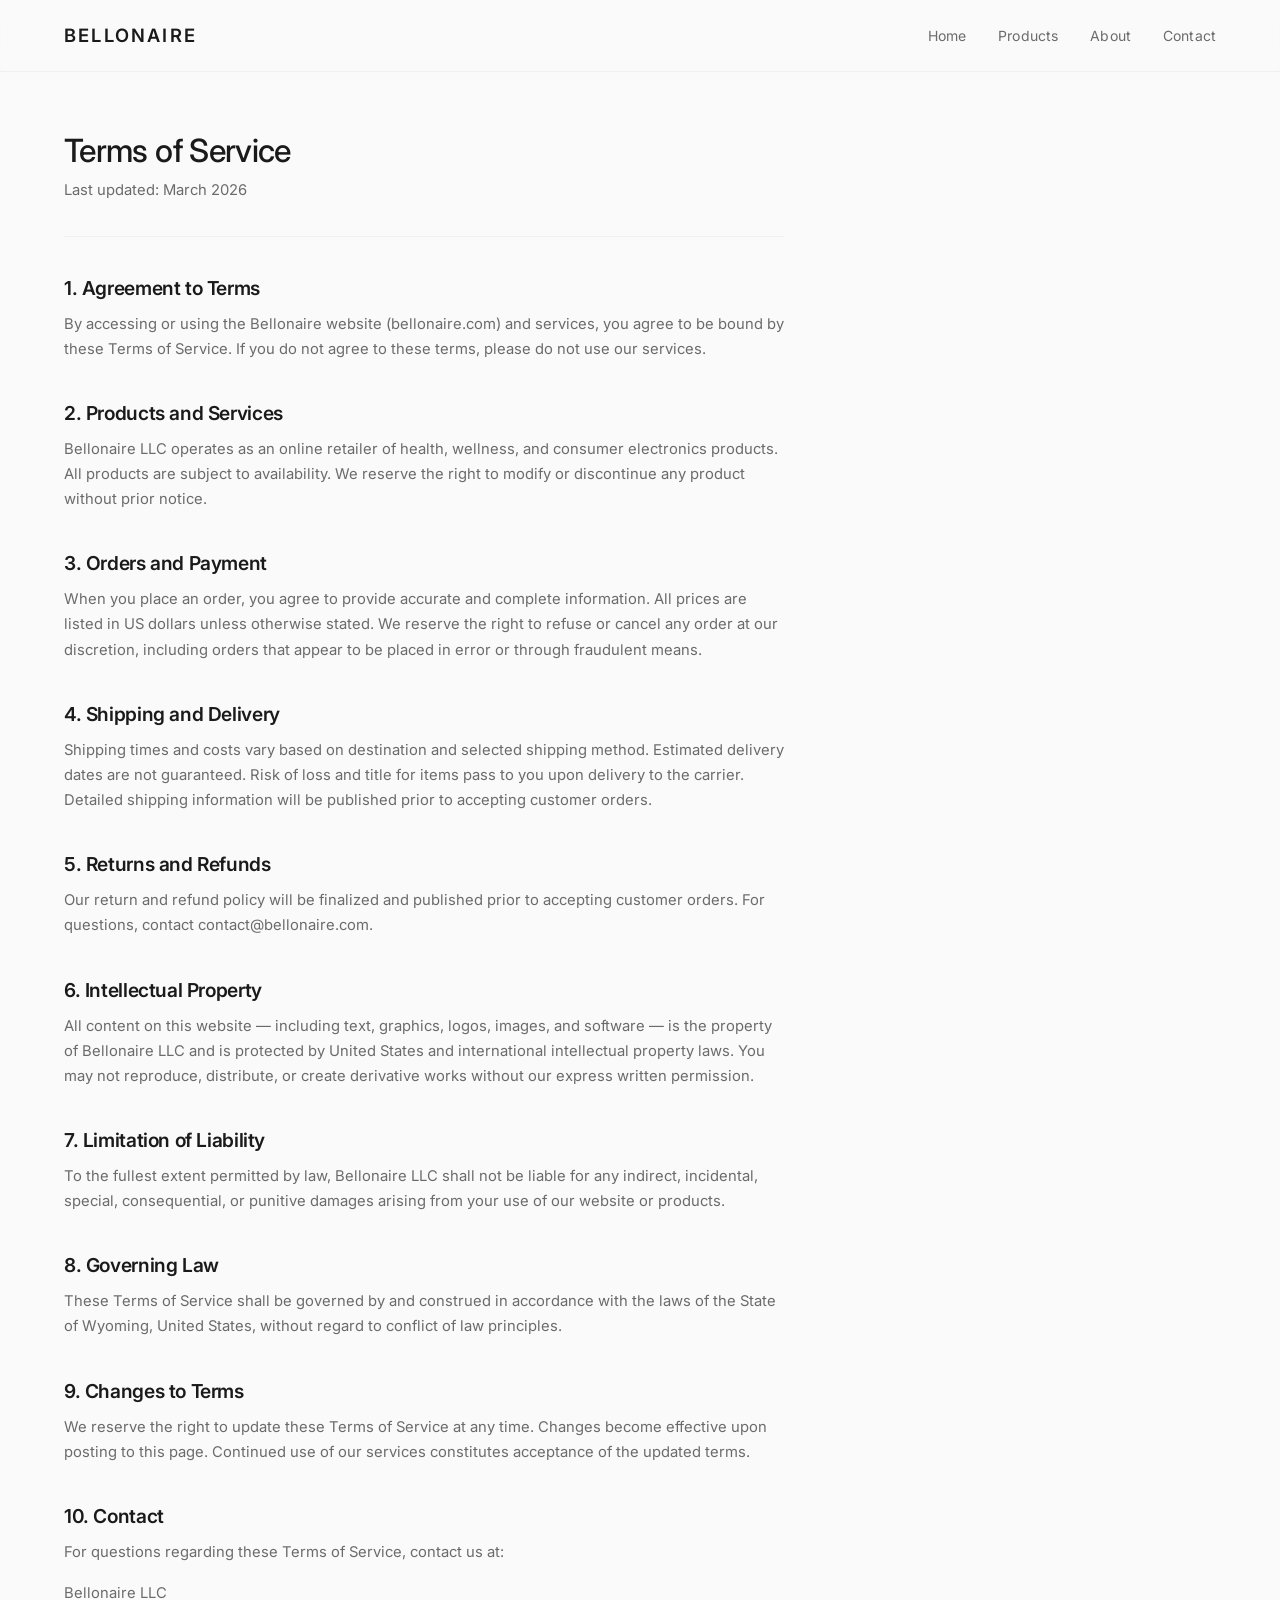
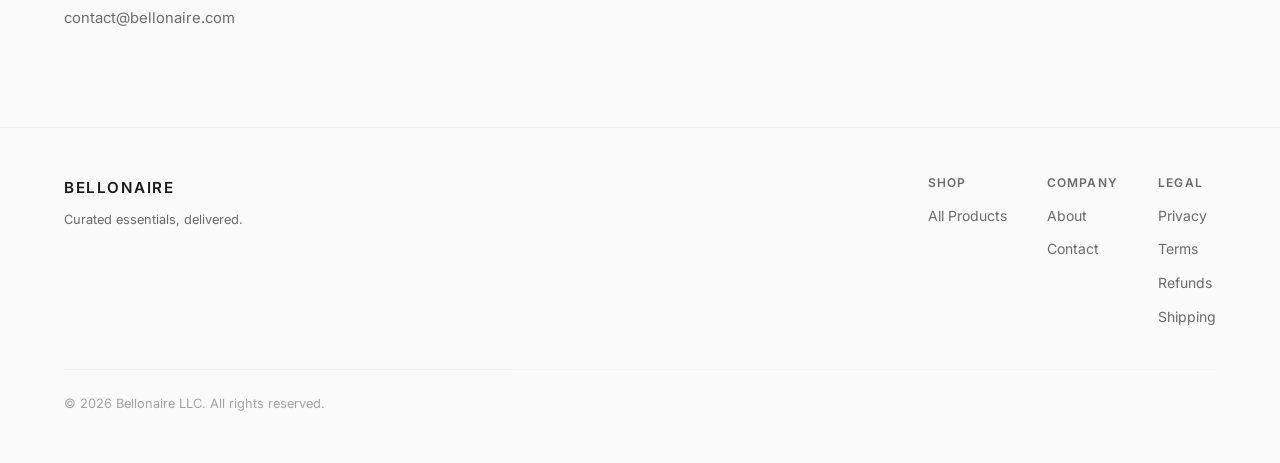
<file: terms.html>
<!DOCTYPE html>
<html lang="en">
<head>
  <meta charset="UTF-8">
  <meta name="viewport" content="width=device-width, initial-scale=1.0">
  <title>Terms of Service — Bellonaire</title>
  <meta name="robots" content="index, follow">
  <link rel="canonical" href="https://bellonaire.com/terms.html">
  <link rel="icon" href="favicon.svg" type="image/svg+xml">
  <link rel="preconnect" href="https://fonts.googleapis.com">
  <link rel="preconnect" href="https://fonts.gstatic.com" crossorigin>
  <link href="https://fonts.googleapis.com/css2?family=Inter:wght@300;400;500;600&display=swap" rel="stylesheet">
  <link rel="stylesheet" href="css/styles.css">
</head>
<body>

  <nav class="nav">
    <div class="container">
      <a href="index.html" class="nav-logo">Bellonaire</a>
      <ul class="nav-links">
        <li><a href="index.html">Home</a></li>
        <li><a href="products.html">Products</a></li>
        <li><a href="about.html">About</a></li>
        <li><a href="contact.html">Contact</a></li>
      </ul>
      <button class="nav-toggle" aria-label="Toggle menu"><span></span><span></span><span></span></button>
    </div>
  </nav>

  <section class="legal-page">
    <div class="container">
      <div class="legal-content fade-in">
        <h1>Terms of Service</h1>
        <p class="legal-meta">Last updated: March 2026</p>

        <h2>1. Agreement to Terms</h2>
        <p>By accessing or using the Bellonaire website (bellonaire.com) and services, you agree to be bound by these Terms of Service. If you do not agree to these terms, please do not use our services.</p>

        <h2>2. Products and Services</h2>
        <p>Bellonaire LLC operates as an online retailer of health, wellness, and consumer electronics products. All products are subject to availability. We reserve the right to modify or discontinue any product without prior notice.</p>

        <h2>3. Orders and Payment</h2>
        <p>When you place an order, you agree to provide accurate and complete information. All prices are listed in US dollars unless otherwise stated. We reserve the right to refuse or cancel any order at our discretion, including orders that appear to be placed in error or through fraudulent means.</p>

        <h2>4. Shipping and Delivery</h2>
        <p>Shipping times and costs vary based on destination and selected shipping method. Estimated delivery dates are not guaranteed. Risk of loss and title for items pass to you upon delivery to the carrier. Detailed shipping information will be published prior to accepting customer orders.</p>

        <h2>5. Returns and Refunds</h2>
        <p>Our return and refund policy will be finalized and published prior to accepting customer orders. For questions, contact contact@bellonaire.com.</p>

        <h2>6. Intellectual Property</h2>
        <p>All content on this website — including text, graphics, logos, images, and software — is the property of Bellonaire LLC and is protected by United States and international intellectual property laws. You may not reproduce, distribute, or create derivative works without our express written permission.</p>

        <h2>7. Limitation of Liability</h2>
        <p>To the fullest extent permitted by law, Bellonaire LLC shall not be liable for any indirect, incidental, special, consequential, or punitive damages arising from your use of our website or products.</p>

        <h2>8. Governing Law</h2>
        <p>These Terms of Service shall be governed by and construed in accordance with the laws of the State of Wyoming, United States, without regard to conflict of law principles.</p>

        <h2>9. Changes to Terms</h2>
        <p>We reserve the right to update these Terms of Service at any time. Changes become effective upon posting to this page. Continued use of our services constitutes acceptance of the updated terms.</p>

        <h2>10. Contact</h2>
        <p>For questions regarding these Terms of Service, contact us at:</p>
        <p>Bellonaire LLC<br>contact@bellonaire.com</p>
      </div>
    </div>
  </section>

  <footer class="footer">
    <div class="container">
      <div class="footer-content">
        <div>
          <div class="footer-brand">Bellonaire</div>
          <p class="footer-brand-sub">Curated essentials, delivered.</p>
        </div>
        <div class="footer-links">
          <div class="footer-col"><h4>Shop</h4><ul><li><a href="products.html">All Products</a></li></ul></div>
          <div class="footer-col"><h4>Company</h4><ul><li><a href="about.html">About</a></li><li><a href="contact.html">Contact</a></li></ul></div>
          <div class="footer-col"><h4>Legal</h4><ul><li><a href="privacy.html">Privacy</a></li><li><a href="terms.html">Terms</a></li><li><a href="refunds.html">Refunds</a></li><li><a href="shipping.html">Shipping</a></li></ul></div>
        </div>
      </div>
      <div class="footer-bottom"><span>&copy; 2026 Bellonaire LLC. All rights reserved.</span></div>
    </div>
  </footer>

  <script>
    document.querySelector('.nav-toggle').addEventListener('click',()=>{document.querySelector('.nav-links').classList.toggle('open')});
    const observer=new IntersectionObserver(e=>{e.forEach(el=>{if(el.isIntersecting)el.target.classList.add('visible')})},{threshold:0.1});
    document.querySelectorAll('.fade-in').forEach(el=>observer.observe(el));
  </script>
</body>
</html>
</file>
<file: css/styles.css>
/* ============================================
   BELLONAIRE LLC — Production Stylesheet
   Final Version — Responsive Menu & Hero Fixes Applied
   ============================================ */

*, *::before, *::after {
  margin: 0;
  padding: 0;
  box-sizing: border-box;
}

:root {
  --bg: #fafafa;
  --surface: #ffffff;
  --text: #1a1a1a;
  --text-2: #6b6b6b;
  --accent: #0f0f0f;
  --accent-h: #2a2a2a;
  --border: #e8e8e8;
  --border-l: #f0f0f0;
  --tag-bg: #f5f5f5;
  --font: 'Inter', -apple-system, BlinkMacSystemFont, 'Segoe UI', sans-serif;
  --max-w: 1200px;
  --nav-h: 72px;
  --r-sm: 8px;
  --r-md: 12px;
  --ease: 0.3s cubic-bezier(0.4, 0, 0.2, 1);
}

html {
  font-size: 16px;
  scroll-behavior: smooth;
  -webkit-font-smoothing: antialiased;
  -moz-osx-font-smoothing: grayscale;
}

body {
  font-family: var(--font);
  background: var(--bg);
  color: var(--text);
  line-height: 1.6;
  overflow-x: hidden;
}

a { color: inherit; text-decoration: none; transition: opacity var(--ease); }
a:hover { opacity: 0.7; }
img { display: block; max-width: 100%; height: auto; }

h1, h2, h3, h4 {
  font-family: var(--font);
  font-weight: 500;
  letter-spacing: -0.02em;
  line-height: 1.2;
}
h1 { font-size: clamp(2.4rem, 5vw, 3.8rem); }
h2 { font-size: clamp(1.8rem, 3.5vw, 2.6rem); }
h3 { font-size: clamp(1.1rem, 2vw, 1.3rem); }
h4 { font-size: 1rem; }

p { color: var(--text-2); line-height: 1.7; max-width: 600px; }

/* Layout */
.container { width: 100%; max-width: var(--max-w); margin: 0 auto; padding: 0 24px; }
section { padding: 100px 0; }

/* Navigation */
.nav {
  position: fixed; top: 0; left: 0; right: 0;
  height: var(--nav-h);
  background: rgba(250,250,250,0.85);
  backdrop-filter: blur(20px);
  -webkit-backdrop-filter: blur(20px);
  border-bottom: 1px solid var(--border-l);
  z-index: 1000;
  display: flex; align-items: center;
}
.nav .container { display: flex; justify-content: space-between; align-items: center; }
.nav-logo { font-size: 1.15rem; font-weight: 600; letter-spacing: 0.12em; text-transform: uppercase; }
.nav-links { display: flex; gap: 32px; list-style: none; align-items: center; }
.nav-links a {
  font-size: 0.875rem; font-weight: 400;
  color: var(--text-2); transition: color var(--ease); letter-spacing: 0.01em;
}
.nav-links a:hover { color: var(--text); opacity: 1; }
.nav-links a.active { color: var(--text); font-weight: 500; }

.nav-toggle { display: none; background: none; border: none; cursor: pointer; padding: 8px; }
.nav-toggle span { display: block; width: 20px; height: 1.5px; background: var(--text); margin: 5px 0; transition: var(--ease); }

/* Hero */
.hero {
  padding: calc(var(--nav-h) + 80px) 0 100px;
  min-height: 70vh;
  display: flex; align-items: center;
  justify-content: center;
}
.hero-content { 
  max-width: 860px; 
  text-align: center; 
  margin: 0 auto; 
}
.hero-tag {
  display: inline-block; font-size: 0.75rem; font-weight: 500;
  letter-spacing: 0.1em; text-transform: uppercase;
  color: var(--text-2); background: var(--tag-bg);
  padding: 6px 14px; border-radius: 100px; margin-bottom: 28px;
}
.hero h1 { margin-bottom: 24px; font-weight: 400; }
.hero h1 strong { font-weight: 600; }
.hero p { font-size: 1.1rem; margin: 0 auto 40px auto; max-width: 520px; }

.btn {
  display: inline-flex; align-items: center; gap: 8px;
  padding: 14px 32px; font-size: 0.875rem; font-weight: 500;
  letter-spacing: 0.02em; border-radius: var(--r-sm);
  border: none; cursor: pointer; transition: all var(--ease);
  font-family: var(--font);
}
.btn-primary { background: var(--accent); color: #fff; }
.btn-primary:hover { background: var(--accent-h); opacity: 1; transform: translateY(-1px); }
.btn-outline { background: transparent; color: var(--text); border: 1px solid var(--border); }
.btn-outline:hover { background: var(--tag-bg); opacity: 1; }
.hero-buttons { display: flex; gap: 16px; flex-wrap: wrap; justify-content: center; }

/* Category Cards */
.categories-grid {
  display: grid; grid-template-columns: repeat(auto-fit, minmax(260px, 1fr));
  gap: 20px; margin-top: 48px;
}
.category-card {
  background: var(--surface); border: 1px solid var(--border-l);
  border-radius: var(--r-md); padding: 36px 28px;
  transition: all var(--ease); position: relative; overflow: hidden;
}
.category-card:hover { border-color: var(--border); transform: translateY(-2px); box-shadow: 0 8px 32px rgba(0,0,0,0.04); }
.category-icon { font-size: 1.8rem; margin-bottom: 16px; display: block; }
.category-card h3 { margin-bottom: 10px; font-weight: 500; }
.category-card p { font-size: 0.9rem; line-height: 1.6; }
.category-tag {
  display: inline-block; margin-top: 16px; font-size: 0.75rem; font-weight: 500;
  letter-spacing: 0.06em; text-transform: uppercase;
  color: var(--text-2); opacity: 0.6;
}

/* Section Header */
.section-header { margin-bottom: 16px; }
.section-tag {
  display: inline-block; font-size: 0.7rem; font-weight: 600;
  letter-spacing: 0.12em; text-transform: uppercase;
  color: var(--text-2); margin-bottom: 16px;
}
.section-header h2 { margin-bottom: 16px; }
.section-header p { font-size: 1rem; }

/* Values */
.values-grid {
  display: grid; grid-template-columns: repeat(auto-fit, minmax(220px, 1fr));
  gap: 40px; margin-top: 48px;
}
.value-item h4 { font-weight: 500; margin-bottom: 8px; }
.value-item p { font-size: 0.875rem; }
.value-number {
  font-size: 0.7rem; font-weight: 600; letter-spacing: 0.1em;
  color: var(--text-2); opacity: 0.4; margin-bottom: 12px; display: block;
}

/* About */
.about-hero { padding: calc(var(--nav-h) + 60px) 0 60px; }
.about-content { display: grid; grid-template-columns: 1fr 1fr; gap: 80px; align-items: start; }
.about-content p { margin-bottom: 20px; max-width: 100%; }
.about-sidebar {
  padding: 36px; background: var(--surface);
  border: 1px solid var(--border-l); border-radius: var(--r-md);
}
.about-sidebar h3 { margin-bottom: 20px; }
.detail-row {
  display: flex; justify-content: space-between;
  padding: 14px 0; border-bottom: 1px solid var(--border-l); font-size: 0.9rem;
}
.detail-row:last-child { border-bottom: none; }
.detail-label { color: var(--text-2); }
.detail-value { font-weight: 500; text-align: right; }

/* Contact */
.contact-grid { display: grid; grid-template-columns: 1fr 1fr; gap: 60px; margin-top: 48px; }
.contact-info-cards { display: flex; flex-direction: column; gap: 16px; }
.contact-info-card {
  padding: 24px; background: var(--surface);
  border: 1px solid var(--border-l); border-radius: var(--r-md);
}
.contact-info-card h4 { font-weight: 500; margin-bottom: 4px; }
.contact-info-card p { font-size: 0.9rem; }

.contact-form { display: flex; flex-direction: column; gap: 16px; }
.form-group { display: flex; flex-direction: column; gap: 6px; }
.form-group label {
  font-size: 0.8rem; font-weight: 500;
  letter-spacing: 0.03em; color: var(--text-2);
}
.form-group input,
.form-group textarea {
  padding: 12px 16px; border: 1px solid var(--border);
  border-radius: var(--r-sm); font-family: var(--font);
  font-size: 0.9rem; transition: border-color var(--ease);
  background: var(--surface); color: var(--text); outline: none;
}
.form-group input:focus,
.form-group textarea:focus { border-color: var(--accent); }
.form-group textarea { resize: vertical; min-height: 120px; }

/* Legal */
.legal-page { padding: calc(var(--nav-h) + 60px) 0 80px; }
.legal-content { max-width: 720px; }
.legal-content h1 { font-size: 2rem; margin-bottom: 8px; }
.legal-meta {
  font-size: 0.85rem; color: var(--text-2);
  margin-bottom: 48px; padding-bottom: 32px;
  border-bottom: 1px solid var(--border-l);
}
.legal-content h2 {
  font-size: 1.2rem; font-weight: 600;
  margin-top: 40px; margin-bottom: 12px; color: var(--text);
}
.legal-content p { margin-bottom: 16px; max-width: 100%; font-size: 0.925rem; }
.legal-content ul { margin: 12px 0 20px 20px; color: var(--text-2); font-size: 0.925rem; }
.legal-content li { margin-bottom: 6px; line-height: 1.6; }

/* Footer */
.footer { border-top: 1px solid var(--border-l); padding: 48px 0; }
.footer-content {
  display: flex; justify-content: space-between;
  align-items: start; flex-wrap: wrap; gap: 32px;
}
.footer-brand { font-size: 0.95rem; font-weight: 600; letter-spacing: 0.1em; text-transform: uppercase; margin-bottom: 8px; }
.footer-brand-sub { font-size: 0.8rem; color: var(--text-2); }
.footer-links { display: flex; gap: 40px; }
.footer-col h4 {
  font-size: 0.75rem; font-weight: 600; letter-spacing: 0.1em;
  text-transform: uppercase; color: var(--text-2); margin-bottom: 12px;
}
.footer-col ul { list-style: none; display: flex; flex-direction: column; gap: 8px; }
.footer-col a { font-size: 0.875rem; color: var(--text-2); }
.footer-col a:hover { color: var(--text); }
.footer-bottom {
  margin-top: 40px; padding-top: 24px;
  border-top: 1px solid var(--border-l);
  font-size: 0.8rem; color: var(--text-2);
  opacity: 0.6;
}

/* Animations */
.fade-in { opacity: 0; transform: translateY(20px); transition: opacity 0.6s ease, transform 0.6s ease; }
.fade-in.visible { opacity: 1; transform: translateY(0); }

/* Responsive */
@media (max-width: 768px) {
  section { padding: 64px 0; }
  .nav-links {
    display: none; position: fixed; top: var(--nav-h);
    left: 0; right: 0; bottom: 0; background: var(--bg);
    flex-direction: column; justify-content: flex-start; align-items: center; gap: 32px;
    padding-top: 60px; overflow-y: auto;
  }
  .nav-links.open { display: flex; }
  .nav-links a { font-size: 1.1rem; }
  .nav-toggle { display: block; }
  .hero { min-height: auto; padding: calc(var(--nav-h) + 48px) 0 64px; text-align: left; }
  .hero-content { text-align: left; margin: 0; }
  .hero p { margin: 0 0 40px 0; }
  .hero-buttons { justify-content: flex-start; }
  .about-content { grid-template-columns: 1fr; gap: 40px; }
  .contact-grid { grid-template-columns: 1fr; }
  .footer-content { flex-direction: column; }
  .footer-links { flex-direction: column; gap: 24px; }
   }body {
  font-family: var(--font);
  background: var(--bg);
  color: var(--text);
  line-height: 1.6;
  overflow-x: hidden;
}

a { color: inherit; text-decoration: none; transition: opacity var(--ease); }
a:hover { opacity: 0.7; }
img { display: block; max-width: 100%; height: auto; }

h1, h2, h3, h4 {
  font-family: var(--font);
  font-weight: 500;
  letter-spacing: -0.02em;
  line-height: 1.2;
}
h1 { font-size: clamp(2.4rem, 5vw, 3.8rem); }
h2 { font-size: clamp(1.8rem, 3.5vw, 2.6rem); }
h3 { font-size: clamp(1.1rem, 2vw, 1.3rem); }
h4 { font-size: 1rem; }

p { color: var(--text-2); line-height: 1.7; max-width: 600px; }

/* Layout */
.container { width: 100%; max-width: var(--max-w); margin: 0 auto; padding: 0 24px; }
section { padding: 100px 0; }

/* Navigation */
.nav {
  position: fixed; top: 0; left: 0; right: 0;
  min-height: var(--nav-h);
  background: rgba(250,250,250,0.85);
  backdrop-filter: blur(20px);
  -webkit-backdrop-filter: blur(20px);
  z-index: 1000;
  display: flex; align-items: center;
}
.nav .container { display: flex; justify-content: space-between; align-items: center; }
.nav-logo { font-size: 1.15rem; font-weight: 600; letter-spacing: 0.12em; text-transform: uppercase; }
.nav-links { display: flex; gap: 32px; list-style: none; align-items: center; }
.nav-links a {
  font-size: 0.875rem; font-weight: 400;
  color: var(--text-2); transition: color var(--ease); letter-spacing: 0.01em;
}
.nav-links a:hover { color: var(--text); opacity: 1; }
.nav-links a.active { color: var(--text); font-weight: 500; }

.nav-toggle { display: none; background: none; border: none; cursor: pointer; padding: 8px; }
.nav-toggle span { display: block; width: 20px; height: 1.5px; background: var(--text); margin: 5px 0; transition: var(--ease); }

/* Hero */
.hero {
  padding: calc(var(--nav-h) + 80px) 0 100px;
  min-height: 70vh;
  display: flex; align-items: center;
  justify-content: center;
}
.hero-content { 
  max-width: 860px; 
  text-align: center; 
  margin: 0 auto; 
}
.hero-tag {
  display: inline-block; font-size: 0.75rem; font-weight: 500;
  letter-spacing: 0.1em; text-transform: uppercase;
  color: var(--text-2); background: var(--tag-bg);
  padding: 6px 14px; border-radius: 100px; margin-bottom: 28px;
}
.hero h1 { margin-bottom: 24px; font-weight: 400; }
.hero h1 strong { font-weight: 600; }
.hero p { font-size: 1.1rem; margin: 0 auto 40px auto; max-width: 520px; }

.btn {
  display: inline-flex; align-items: center; gap: 8px;
  padding: 14px 32px; font-size: 0.875rem; font-weight: 500;
  letter-spacing: 0.02em; border-radius: var(--r-sm);
  border: none; cursor: pointer; transition: all var(--ease);
  font-family: var(--font);
}
.btn-primary { background: var(--accent); color: #fff; }
.btn-primary:hover { background: var(--accent-h); opacity: 1; transform: translateY(-1px); }
.btn-outline { background: transparent; color: var(--text); border: 1px solid var(--border); }
.btn-outline:hover { background: var(--tag-bg); opacity: 1; }
.hero-buttons { display: flex; gap: 16px; flex-wrap: wrap; justify-content: center; }

/* Category Cards */
.categories-grid {
  display: grid; grid-template-columns: repeat(auto-fit, minmax(260px, 1fr));
  gap: 20px; margin-top: 48px;
}
.category-card {
  background: var(--surface); border: 1px solid var(--border-l);
  border-radius: var(--r-md); padding: 36px 28px;
  transition: all var(--ease); position: relative; overflow: hidden;
}
.category-card:hover { border-color: var(--border); transform: translateY(-2px); box-shadow: 0 8px 32px rgba(0,0,0,0.04); }
.category-icon { font-size: 1.8rem; margin-bottom: 16px; display: block; }
.category-card h3 { margin-bottom: 10px; font-weight: 500; }
.category-card p { font-size: 0.9rem; line-height: 1.6; }
.category-tag {
  display: inline-block; margin-top: 16px; font-size: 0.75rem; font-weight: 500;
  letter-spacing: 0.06em; text-transform: uppercase;
  color: var(--text-2); opacity: 0.6;
}

/* Section Header */
.section-header { margin-bottom: 16px; }
.section-tag {
  display: inline-block; font-size: 0.7rem; font-weight: 600;
  letter-spacing: 0.12em; text-transform: uppercase;
  color: var(--text-2); margin-bottom: 16px;
}
.section-header h2 { margin-bottom: 16px; }
.section-header p { font-size: 1rem; }

/* Values */
.values-grid {
  display: grid; grid-template-columns: repeat(auto-fit, minmax(220px, 1fr));
  gap: 40px; margin-top: 48px;
}
.value-item h4 { font-weight: 500; margin-bottom: 8px; }
.value-item p { font-size: 0.875rem; }
.value-number {
  font-size: 0.7rem; font-weight: 600; letter-spacing: 0.1em;
  color: var(--text-2); opacity: 0.4; margin-bottom: 12px; display: block;
}

/* About */
.about-hero { padding: calc(var(--nav-h) + 60px) 0 60px; }
.about-content { display: grid; grid-template-columns: 1fr 1fr; gap: 80px; align-items: start; }
.about-content p { margin-bottom: 20px; max-width: 100%; }
.about-sidebar {
  padding: 36px; background: var(--surface);
  border: 1px solid var(--border-l); border-radius: var(--r-md);
}
.about-sidebar h3 { margin-bottom: 20px; }
.detail-row {
  display: flex; justify-content: space-between;
  padding: 14px 0; border-bottom: 1px solid var(--border-l); font-size: 0.9rem;
}
.detail-row:last-child { border-bottom: none; }
.detail-label { color: var(--text-2); }
.detail-value { font-weight: 500; text-align: right; }

/* Contact */
.contact-grid { display: grid; grid-template-columns: 1fr 1fr; gap: 60px; margin-top: 48px; }
.contact-info-cards { display: flex; flex-direction: column; gap: 16px; }
.contact-info-card {
  padding: 24px; background: var(--surface);
  border: 1px solid var(--border-l); border-radius: var(--r-md);
}
.contact-info-card h4 { font-weight: 500; margin-bottom: 4px; }
.contact-info-card p { font-size: 0.9rem; }

.contact-form { display: flex; flex-direction: column; gap: 16px; }
.form-group { display: flex; flex-direction: column; gap: 6px; }
.form-group label {
  font-size: 0.8rem; font-weight: 500;
  letter-spacing: 0.03em; color: var(--text-2);
}
.form-group input,
.form-group textarea {
  padding: 12px 16px; border: 1px solid var(--border);
  border-radius: var(--r-sm); font-family: var(--font);
  font-size: 0.9rem; transition: border-color var(--ease);
  background: var(--surface); color: var(--text); outline: none;
}
.form-group input:focus,
.form-group textarea:focus { border-color: var(--accent); }
.form-group textarea { resize: vertical; min-height: 120px; }

/* Legal */
.legal-page { padding: calc(var(--nav-h) + 60px) 0 80px; }
.legal-content { max-width: 720px; }
.legal-content h1 { font-size: 2rem; margin-bottom: 8px; }
.legal-meta {
  font-size: 0.85rem; color: var(--text-2);
  margin-bottom: 48px; padding-bottom: 32px;
  border-bottom: 1px solid var(--border-l);
}
.legal-content h2 {
  font-size: 1.2rem; font-weight: 600;
  margin-top: 40px; margin-bottom: 12px; color: var(--text);
}
.legal-content p { margin-bottom: 16px; max-width: 100%; font-size: 0.925rem; }
.legal-content ul { margin: 12px 0 20px 20px; color: var(--text-2); font-size: 0.925rem; }
.legal-content li { margin-bottom: 6px; line-height: 1.6; }

/* Footer */
.footer { border-top: 1px solid var(--border-l); padding: 48px 0; }
.footer-content {
  display: flex; justify-content: space-between;
  align-items: start; flex-wrap: wrap; gap: 32px;
}
.footer-brand { font-size: 0.95rem; font-weight: 600; letter-spacing: 0.1em; text-transform: uppercase; margin-bottom: 8px; }
.footer-brand-sub { font-size: 0.8rem; color: var(--text-2); }
.footer-links { display: flex; gap: 40px; }
.footer-col h4 {
  font-size: 0.75rem; font-weight: 600; letter-spacing: 0.1em;
  text-transform: uppercase; color: var(--text-2); margin-bottom: 12px;
}
.footer-col ul { list-style: none; display: flex; flex-direction: column; gap: 8px; }
.footer-col a { font-size: 0.875rem; color: var(--text-2); }
.footer-col a:hover { color: var(--text); }
.footer-bottom {
  margin-top: 40px; padding-top: 24px;
  border-top: 1px solid var(--border-l);
  font-size: 0.8rem; color: var(--text-2);
  opacity: 0.6;
}

/* Animations */
.fade-in { opacity: 0; transform: translateY(20px); transition: opacity 0.6s ease, transform 0.6s ease; }
.fade-in.visible { opacity: 1; transform: translateY(0); }

/* Responsive */
@media (max-width: 768px) {
  section { padding: 64px 0; }
  .nav-links {
    display: none; position: fixed; top: var(--nav-h);
    left: 0; right: 0; bottom: 0; background: var(--bg);
    flex-direction: column; justify-content: flex-start; align-items: center; gap: 32px;
    padding-top: 60px; overflow-y: auto;
  }
  .nav-links.open { display: flex; }
  .nav-links a { font-size: 1.1rem; }
  .nav-toggle { display: block; }
  .hero { min-height: auto; padding: calc(var(--nav-h) + 48px) 0 64px; }
  .about-content { grid-template-columns: 1fr; gap: 40px; }
  .contact-grid { grid-template-columns: 1fr; }
  .footer-content { flex-direction: column; }
  .footer-links { flex-direction: column; gap: 24px; }
}
/* Navigation */
.nav {
  position: fixed; top: 0; left: 0; right: 0;
  height: var(--nav-h);
  background: rgba(250,250,250,0.85);
  backdrop-filter: blur(20px);
  -webkit-backdrop-filter: blur(20px);
  border-bottom: 1px solid var(--border-l);
  z-index: 1000;
  display: flex; align-items: center;
}

.nav .container { display: flex; justify-content: space-between; align-items: center; }

.nav-logo { font-size: 1.15rem; font-weight: 600; letter-spacing: 0.12em; text-transform: uppercase; }

.nav-links { display: flex; gap: 32px; list-style: none; align-items: center; }

.nav-links a {
  font-size: 0.875rem; font-weight: 400;
  color: var(--text-2); transition: color var(--ease); letter-spacing: 0.01em;
}
.nav-links a:hover { color: var(--text); opacity: 1; }
.nav-links a.active { color: var(--text); font-weight: 500; }

.nav-toggle { display: none; background: none; border: none; cursor: pointer; padding: 8px; }
.nav-toggle span { display: block; width: 20px; height: 1.5px; background: var(--text); margin: 5px 0; transition: var(--ease); }

/* Hero — FIXED for wide screens */
.hero {
  padding: calc(var(--nav-h) + 80px) 0 100px;
  min-height: 70vh;
  display: flex;
  align-items: center;
}

.hero-content {
  max-width: 860px;
  text-align: center;
  margin: 0 auto;
}

.hero-tag {
  display: inline-block; font-size: 0.75rem; font-weight: 500;
  letter-spacing: 0.1em; text-transform: uppercase;
  color: var(--text-2); background: var(--tag-bg);
  padding: 6px 14px; border-radius: 100px; margin-bottom: 28px;
}

.hero h1 { margin-bottom: 24px; font-weight: 400; }
.hero h1 strong { font-weight: 600; }

.hero p {
  font-size: 1.1rem;
  margin: 0 auto 40px auto;
  max-width: 640px;
}

.btn {
  display: inline-flex; align-items: center; gap: 8px;
  padding: 14px 32px; font-size: 0.875rem; font-weight: 500;
  letter-spacing: 0.02em; border-radius: var(--r-sm);
  border: none; cursor: pointer; transition: all var(--ease);
  font-family: var(--font);
}
.btn-primary { background: var(--accent); color: #fff; }
.btn-primary:hover { background: var(--accent-h); opacity: 1; transform: translateY(-1px); }
.btn-outline { background: transparent; color: var(--text); border: 1px solid var(--border); }
.btn-outline:hover { background: var(--tag-bg); opacity: 1; }

/* Hero buttons — FIXED centering */
.hero-buttons { display: flex; gap: 16px; flex-wrap: wrap; justify-content: center; }

/* Category Cards */
.categories-grid {
  display: grid; grid-template-columns: repeat(auto-fit, minmax(260px, 1fr));
  gap: 20px; margin-top: 48px;
}
.category-card {
  background: var(--surface); border: 1px solid var(--border-l);
  border-radius: var(--r-md); padding: 36px 28px;
  transition: all var(--ease); position: relative; overflow: hidden;
}
.category-card:hover { border-color: var(--border); transform: translateY(-2px); box-shadow: 0 8px 32px rgba(0,0,0,0.04); }
.category-icon { font-size: 1.8rem; margin-bottom: 16px; display: block; }
.category-card h3 { margin-bottom: 10px; font-weight: 500; }
.category-card p { font-size: 0.9rem; line-height: 1.6; }
.category-tag {
  display: inline-block; margin-top: 16px; font-size: 0.75rem; font-weight: 500;
  letter-spacing: 0.06em; text-transform: uppercase;
  color: var(--text-2); opacity: 0.6;
}

/* Section Header */
.section-header { margin-bottom: 16px; }
.section-tag {
  display: inline-block; font-size: 0.7rem; font-weight: 600;
  letter-spacing: 0.12em; text-transform: uppercase;
  color: var(--text-2); margin-bottom: 16px;
}
.section-header h2 { margin-bottom: 16px; }
.section-header p { font-size: 1rem; }

/* Values */
.values-grid {
  display: grid; grid-template-columns: repeat(auto-fit, minmax(220px, 1fr));
  gap: 40px; margin-top: 48px;
}
.value-item h4 { font-weight: 500; margin-bottom: 8px; }
.value-item p { font-size: 0.875rem; }
.value-number {
  font-size: 0.7rem; font-weight: 600; letter-spacing: 0.1em;
  color: var(--text-2); opacity: 0.4; margin-bottom: 12px; display: block;
}

/* About */
.about-hero { padding: calc(var(--nav-h) + 60px) 0 60px; }
.about-content { display: grid; grid-template-columns: 1fr 1fr; gap: 80px; align-items: start; }
.about-content p { margin-bottom: 20px; max-width: 100%; }
.about-sidebar {
  padding: 36px; background: var(--surface);
  border: 1px solid var(--border-l); border-radius: var(--r-md);
}
.about-sidebar h3 { margin-bottom: 20px; }
.detail-row {
  display: flex; justify-content: space-between;
  padding: 14px 0; border-bottom: 1px solid var(--border-l); font-size: 0.9rem;
}
.detail-row:last-child { border-bottom: none; }
.detail-label { color: var(--text-2); }
.detail-value { font-weight: 500; text-align: right; }

/* Contact */
.contact-grid { display: grid; grid-template-columns: 1fr 1fr; gap: 60px; margin-top: 48px; }
.contact-info-cards { display: flex; flex-direction: column; gap: 16px; }
.contact-info-card {
  padding: 24px; background: var(--surface);
  border: 1px solid var(--border-l); border-radius: var(--r-md);
}
.contact-info-card h4 { font-weight: 500; margin-bottom: 4px; }
.contact-info-card p { font-size: 0.9rem; }

.contact-form { display: flex; flex-direction: column; gap: 16px; }
.form-group { display: flex; flex-direction: column; gap: 6px; }
.form-group label {
  font-size: 0.8rem; font-weight: 500;
  letter-spacing: 0.03em; color: var(--text-2);
}
.form-group input,
.form-group textarea {
  padding: 12px 16px; border: 1px solid var(--border);
  border-radius: var(--r-sm); font-family: var(--font);
  font-size: 0.9rem; transition: border-color var(--ease);
  background: var(--surface); color: var(--text); outline: none;
}
.form-group input:focus,
.form-group textarea:focus { border-color: var(--accent); }
.form-group textarea { resize: vertical; min-height: 120px; }

/* Legal */
.legal-page { padding: calc(var(--nav-h) + 60px) 0 80px; }
.legal-content { max-width: 720px; }
.legal-content h1 { font-size: 2rem; margin-bottom: 8px; }
.legal-meta {
  font-size: 0.85rem; color: var(--text-2);
  margin-bottom: 48px; padding-bottom: 32px;
  border-bottom: 1px solid var(--border-l);
}
.legal-content h2 {
  font-size: 1.2rem; font-weight: 600;
  margin-top: 40px; margin-bottom: 12px; color: var(--text);
}
.legal-content p { margin-bottom: 16px; max-width: 100%; font-size: 0.925rem; }
.legal-content ul { margin: 12px 0 20px 20px; color: var(--text-2); font-size: 0.925rem; }
.legal-content li { margin-bottom: 6px; line-height: 1.6; }

/* Footer */
.footer { border-top: 1px solid var(--border-l); padding: 48px 0; }
.footer-content {
  display: flex; justify-content: space-between;
  align-items: start; flex-wrap: wrap; gap: 32px;
}
.footer-brand { font-size: 0.95rem; font-weight: 600; letter-spacing: 0.1em; text-transform: uppercase; margin-bottom: 8px; }
.footer-brand-sub { font-size: 0.8rem; color: var(--text-2); }
.footer-links { display: flex; gap: 40px; }
.footer-col h4 {
  font-size: 0.75rem; font-weight: 600; letter-spacing: 0.1em;
  text-transform: uppercase; color: var(--text-2); margin-bottom: 12px;
}
.footer-col ul { list-style: none; display: flex; flex-direction: column; gap: 8px; }
.footer-col a { font-size: 0.875rem; color: var(--text-2); }
.footer-col a:hover { color: var(--text); }
.footer-bottom {
  margin-top: 40px; padding-top: 24px;
  border-top: 1px solid var(--border-l);
  font-size: 0.8rem; color: var(--text-2);
  opacity: 0.6;
}

/* Animations */
.fade-in { opacity: 0; transform: translateY(20px); transition: opacity 0.6s ease, transform 0.6s ease; }
.fade-in.visible { opacity: 1; transform: translateY(0); }

/* Responsive — FIXED mobile menu */
@media (max-width: 768px) {
  section { padding: 64px 0; }

.nav-links {
    display: none; position: absolute; top: var(--nav-h);
    left: 0; width: 100%; height: 100vh; background: var(--bg);
    flex-direction: column; justify-content: flex-start; align-items: center; gap: 32px;
    padding-top: 60px; overflow-y: auto; border-top: 1px solid var(--border-l);
  }
  .nav-links.open { display: flex; }
  .nav-toggle { display: block; position: relative; z-index: 1001; }

  .hero { min-height: auto; padding: calc(var(--nav-h) + 48px) 0 64px; }

  .about-content { grid-template-columns: 1fr; gap: 40px; }
  .contact-grid { grid-template-columns: 1fr; }
  .footer-content { flex-direction: column; }
  .footer-links { flex-direction: column; gap: 24px; }
}
</file>
